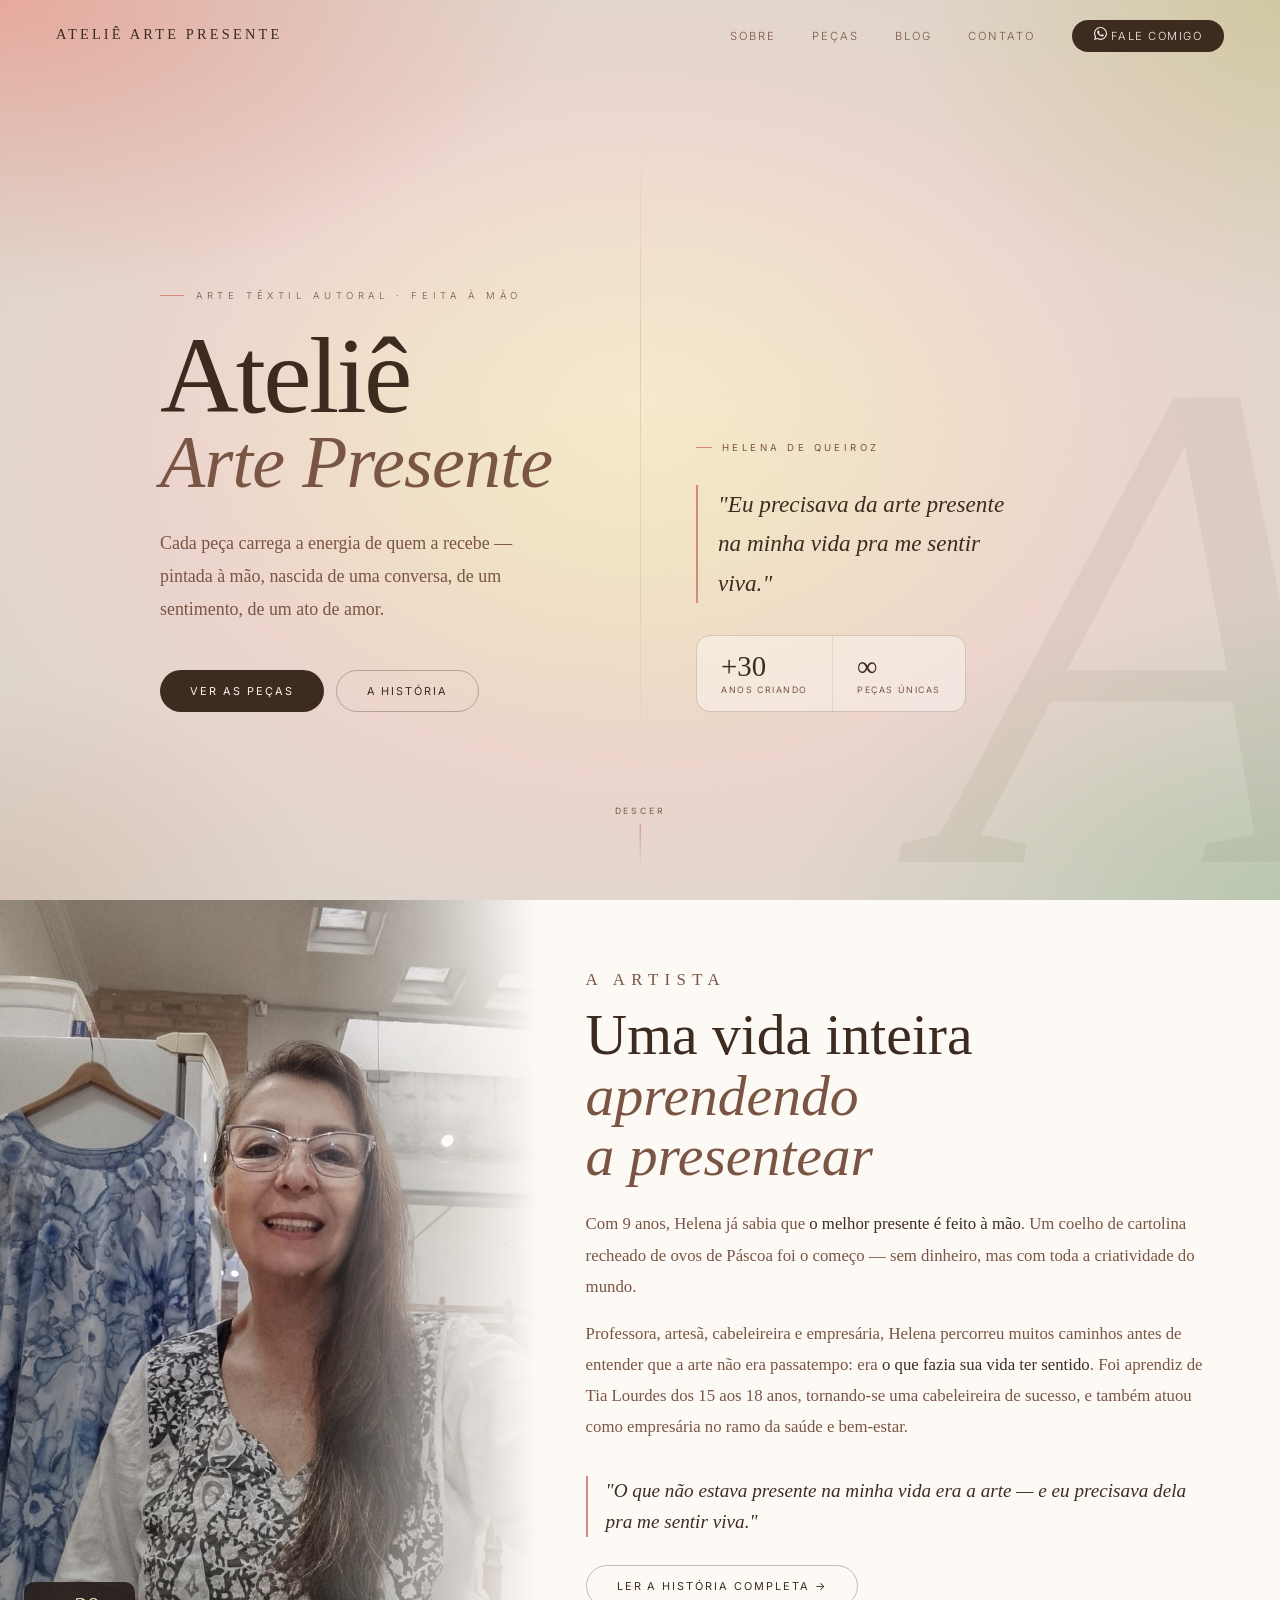
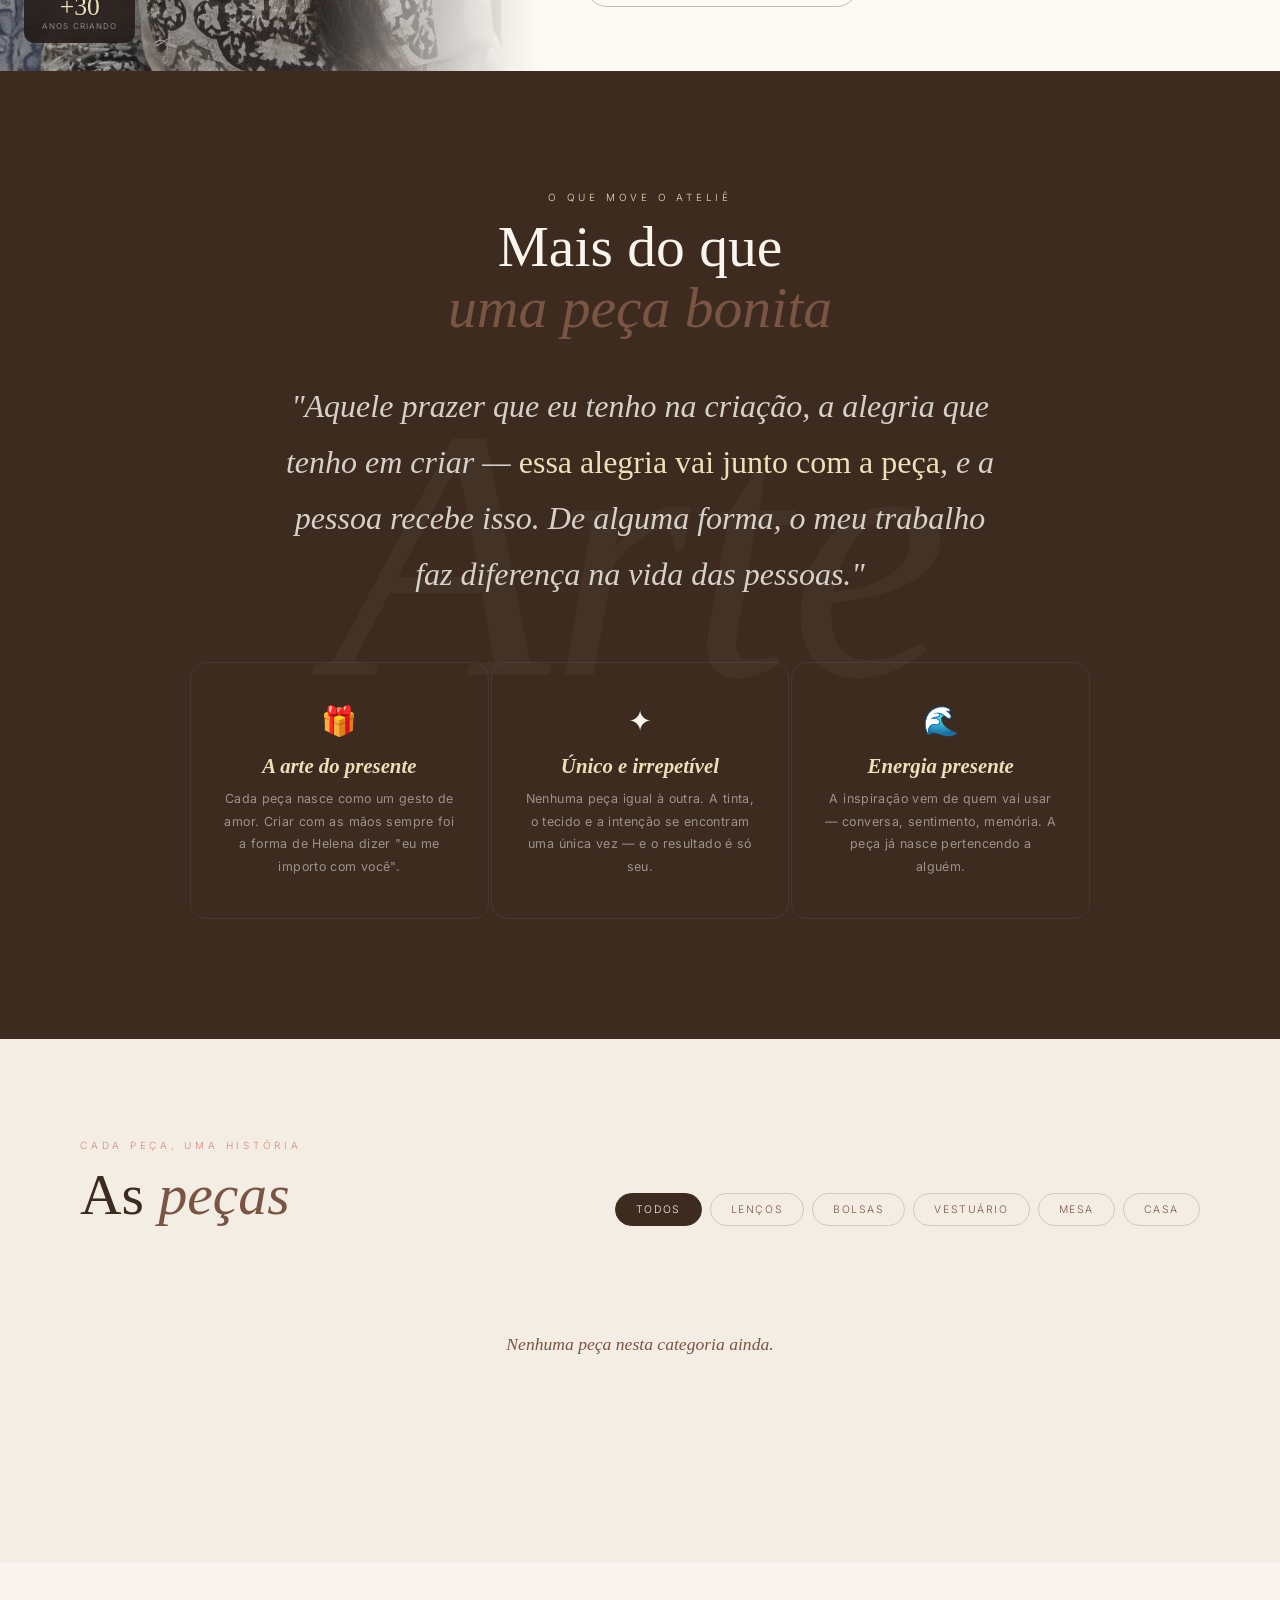
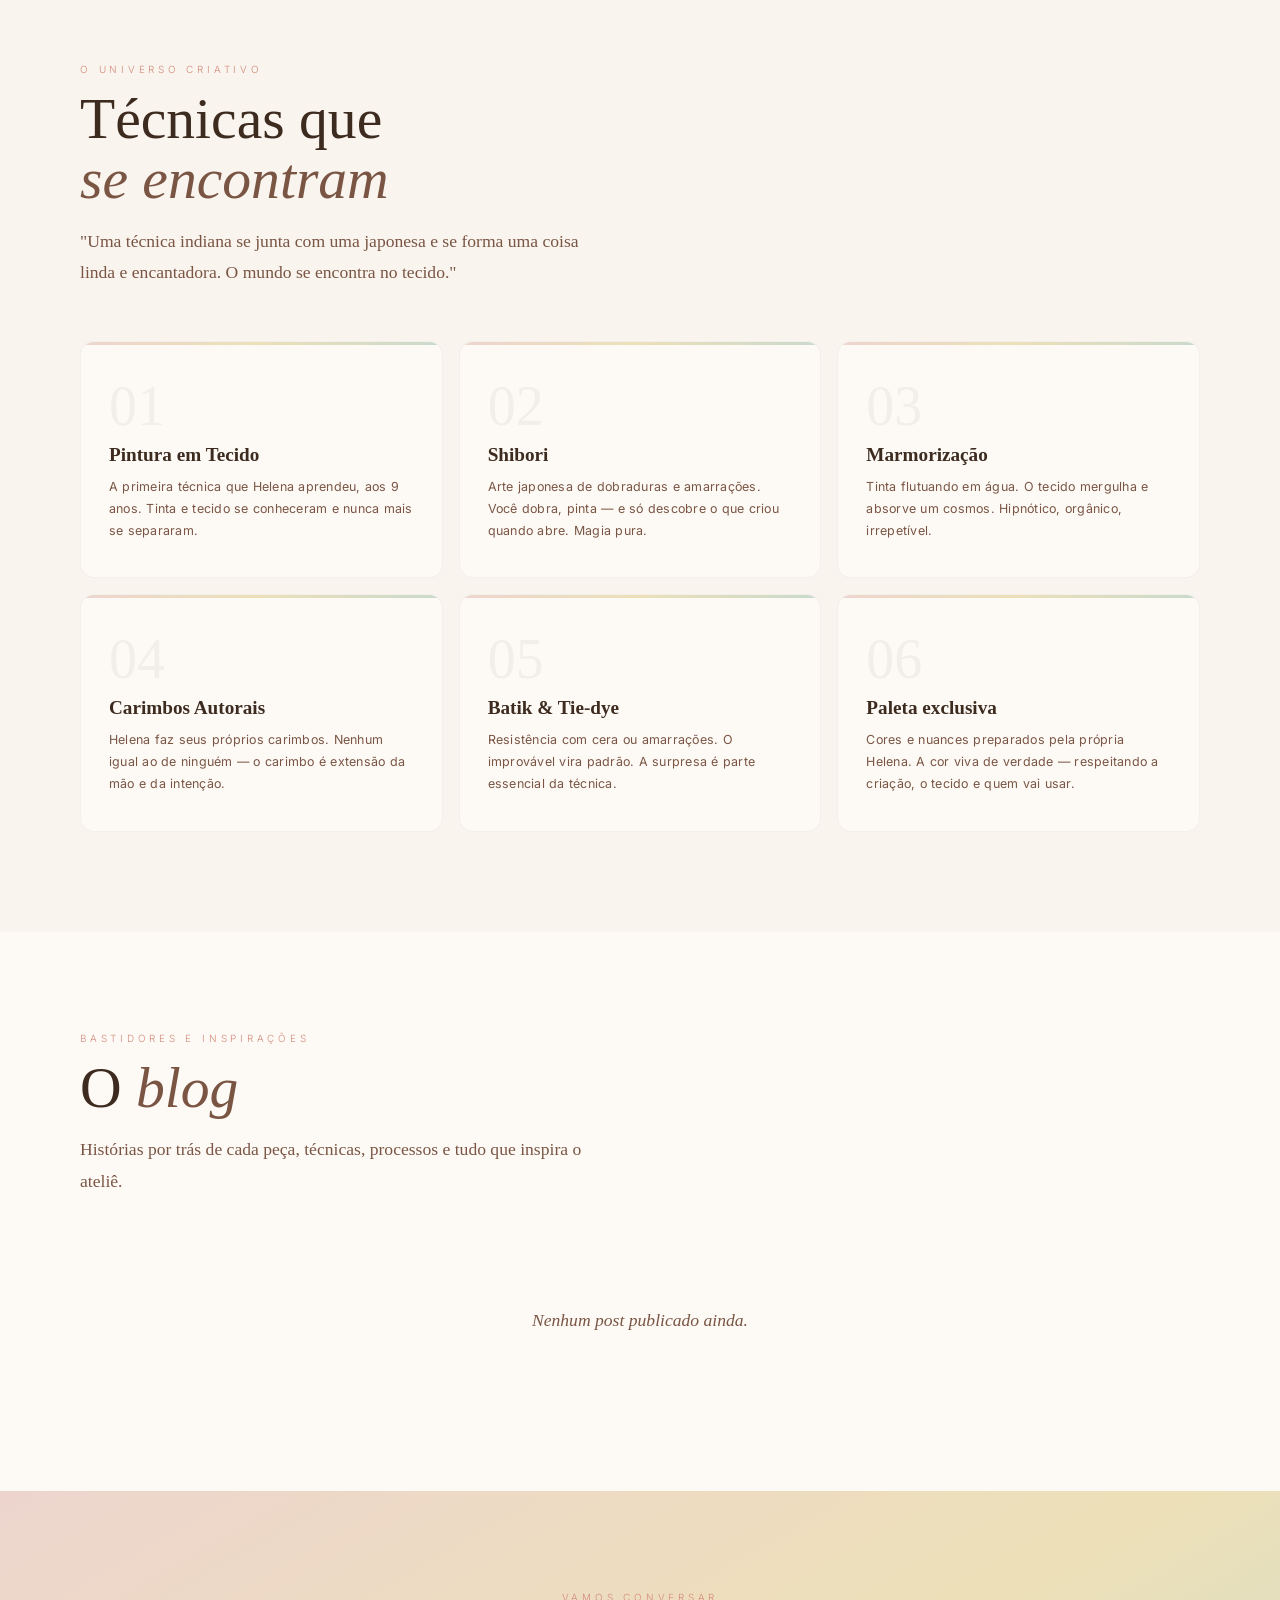
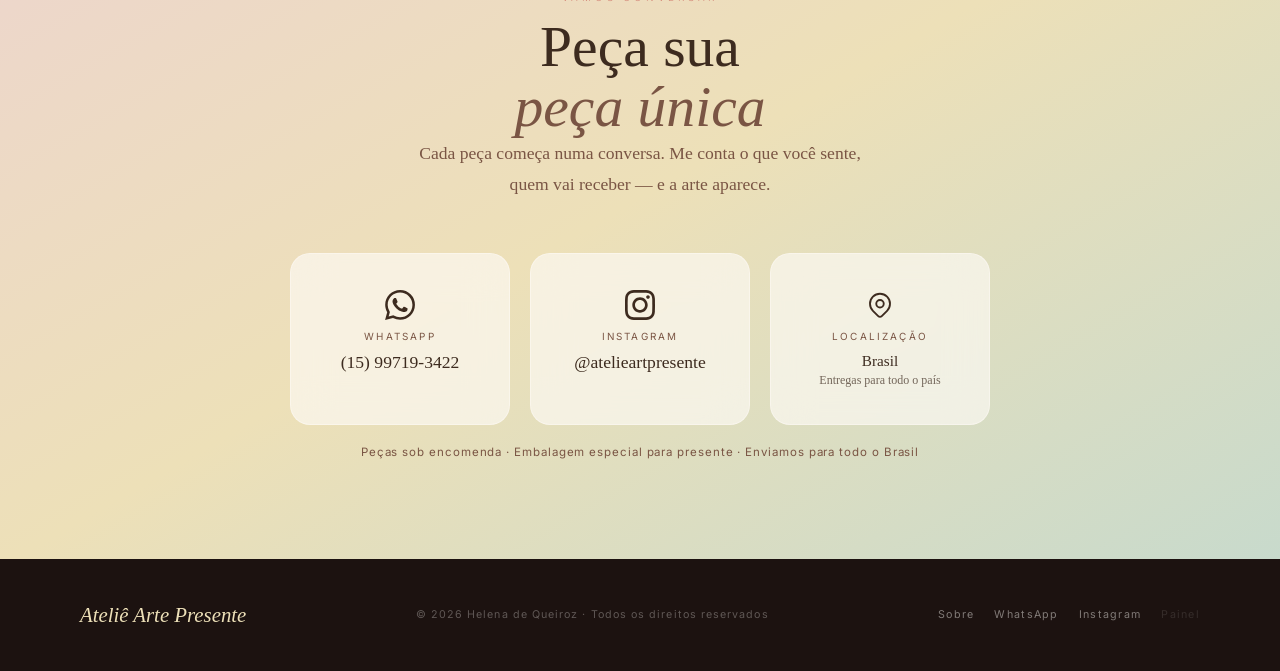
<file: index.html>
<!DOCTYPE html>
<html lang="pt-BR">
<head>
  <meta charset="UTF-8">
  <meta name="viewport" content="width=device-width, initial-scale=1.0">
  <title>Ateliê Arte Presente - Helena de Queiroz</title>
  <meta name="description" content="Arte têxtil pintada à mão por Helena de Queiroz. Peças únicas em tecido com alma — lenços, bolsas, vestuário, decoração.">
  <link rel="preconnect" href="https://fonts.googleapis.com">
  <link rel="preconnect" href="https://fonts.gstatic.com" crossorigin>
  <link rel="stylesheet" href="css/style.css">
  <script src="https://identity.netlify.com/v1/netlify-identity-widget.js"></script>

  <style>
    /* ═══════════════════════════════════════
       HERO — tela cheia, aquarela, editorial
    ═══════════════════════════════════════ */
    .hero {
      min-height: 100svh;
      position: relative;
      display: flex;
      flex-direction: column;
      justify-content: flex-end;
      overflow: hidden;
    }

    /* ── gradiente aquarela rico, diagonal ── */
    .hero-bg {
      position: absolute; inset: 0; z-index: 0;
      background:
        radial-gradient(ellipse 80% 60% at 0% 0%,   #E8A89C 0%, transparent 55%),
        radial-gradient(ellipse 60% 70% at 100% 0%,  #C9A84C55 0%, transparent 50%),
        radial-gradient(ellipse 70% 60% at 100% 100%, #8EAD8666 0%, transparent 55%),
        radial-gradient(ellipse 50% 50% at 0% 100%,  #D4897A44 0%, transparent 50%),
        radial-gradient(ellipse 90% 90% at 50% 50%,  #F0DFA8 0%, #EDD5CE 40%, #C8DACC 100%);
    }

    /* ── camada de brilho central ── */
    .hero-glow {
      position: absolute; inset: 0; z-index: 1;
      background: radial-gradient(ellipse 55% 55% at 50% 45%, rgba(253,250,246,.45) 0%, transparent 70%);
      pointer-events: none;
    }

    /* ── noise texture pra dar profundidade ── */
    .hero-noise {
      position: absolute; inset: 0; z-index: 2;
      opacity: .045;
      background-image: url("data:image/svg+xml,%3Csvg xmlns='http://www.w3.org/2000/svg' width='500' height='500'%3E%3Cfilter id='n'%3E%3CfeTurbulence type='fractalNoise' baseFrequency='.7' numOctaves='4' stitchTiles='stitch'/%3E%3CfeColorMatrix type='saturate' values='0'/%3E%3C/filter%3E%3Crect width='500' height='500' filter='url(%23n)'/%3E%3C/svg%3E");
      pointer-events: none;
    }

    /* ── letra decorativa gigante ao fundo ── */
    .hero-letter {
      position: absolute; z-index: 2;
      font-family: var(--f-serif);
      font-size: clamp(28rem, 55vw, 68rem);
      line-height: 1;
      font-weight: 300;
      font-style: italic;
      color: rgba(61,43,31,.055);
      right: -4vw;
      bottom: -6vw;
      user-select: none;
      pointer-events: none;
      letter-spacing: -.05em;
    }

    /* ── linha decorativa ── */
    .hero-rule-v {
      position: absolute; z-index: 2;
      top: 15%; bottom: 15%;
      left: 50%;
      width: 1px;
      background: linear-gradient(to bottom, transparent, rgba(212,137,122,.3) 30%, rgba(142,173,134,.25) 70%, transparent);
      pointer-events: none;
    }

    /* ── conteúdo principal ── */
    .hero-content {
      position: relative; z-index: 3;
      display: grid;
      grid-template-columns: 1fr 1fr;
      align-items: flex-end;
      gap: 0;
      padding: 0 80px 88px;
      width: 100%;
    }

    /* coluna esquerda */
    .hero-col-left {
      padding-right: 56px;
    }
    .hero-pretitle {
      font-size: .6rem;
      letter-spacing: .48em;
      text-transform: uppercase;
      color: var(--terra-mid);
      font-weight: 300;
      margin-bottom: 28px;
      display: flex; align-items: center; gap: 12px;
      opacity: 0;
      animation: fadeUp .7s .15s var(--ease-out) forwards;
    }
    .hero-pretitle::before {
      content: '';
      width: 24px; height: 1px;
      background: var(--rosa); flex-shrink: 0;
    }
    .hero-name {
      font-family: var(--f-serif);
      font-size: clamp(4.8rem, 8.5vw, 9rem);
      line-height: .86;
      font-weight: 300;
      color: var(--terra);
      letter-spacing: -.025em;
      opacity: 0;
      animation: fadeUp .9s .3s var(--ease-out) forwards;
    }
    .hero-name em {
      display: block;
      font-style: italic;
      font-size: .68em;
      color: var(--terra-mid);
      margin-top: 8px;
      letter-spacing: -.01em;
    }
    .hero-tagline {
      font-family: var(--f-serif);
      font-size: clamp(.95rem, 1.4vw, 1.15rem);
      line-height: 1.85;
      font-weight: 300;
      color: var(--terra-mid);
      max-width: 360px;
      margin-top: 32px;
      opacity: 0;
      animation: fadeUp .7s .5s var(--ease-out) forwards;
    }
    .hero-ctas {
      display: flex; gap: 12px; margin-top: 44px;
      flex-wrap: wrap;
      opacity: 0;
      animation: fadeUp .7s .65s var(--ease-out) forwards;
    }

    /* coluna direita */
    .hero-col-right {
      padding-left: 56px;
      display: flex; flex-direction: column;
      align-items: flex-start;
      gap: 32px;
      opacity: 0;
      animation: fadeIn 1s .5s forwards;
    }
    .hero-author {
      font-size: .6rem; letter-spacing: .36em;
      text-transform: uppercase;
      color: var(--terra-mid);
      display: flex; align-items: center; gap: 10px;
    }
    .hero-author::before {
      content: ''; width: 16px; height: 1px;
      background: var(--rosa); flex-shrink: 0;
    }
    .hero-quote {
      font-family: var(--f-serif);
      font-size: clamp(1.1rem, 1.9vw, 1.45rem);
      font-style: italic; font-weight: 300;
      color: var(--terra);
      line-height: 1.7;
      max-width: 320px;
      padding-left: 20px;
      border-left: 2px solid var(--rosa);
    }
    .hero-stats {
      display: flex; gap: 0;
      border: 1px solid rgba(61,43,31,.13);
      border-radius: 14px;
      overflow: hidden;
    }
    .hero-stat {
      padding: 16px 24px;
      display: flex; flex-direction: column; gap: 3px;
      background: rgba(253,250,246,.45);
      backdrop-filter: blur(16px);
    }
    .hero-stat + .hero-stat {
      border-left: 1px solid rgba(61,43,31,.1);
    }
    .hero-stat .sn {
      font-family: var(--f-serif);
      font-size: 1.8rem; font-weight: 300;
      color: var(--terra); line-height: 1;
    }
    .hero-stat .sl {
      font-size: .55rem; letter-spacing: .18em;
      text-transform: uppercase; color: var(--terra-mid);
    }

    /* scroll hint */
    .hero-scroll {
      position: absolute; bottom: 32px; left: 50%;
      transform: translateX(-50%);
      z-index: 3;
      display: flex; flex-direction: column;
      align-items: center; gap: 8px;
      opacity: 0; animation: fadeIn 1s 1.3s forwards;
    }
    .hero-scroll span {
      font-size: .54rem; letter-spacing: .32em;
      text-transform: uppercase; color: var(--terra-mid);
    }
    .hero-scroll-line {
      width: 1px; height: 44px;
      background: linear-gradient(to bottom, var(--rosa), transparent);
      animation: scrollAnim 2.2s ease-in-out infinite;
    }
    @keyframes scrollAnim {
      0%,100%{opacity:.4;transform:scaleY(1)}
      50%{opacity:1;transform:scaleY(1.35)}
    }

    /* ═══════════════════════════════════════
       SOBRE
    ═══════════════════════════════════════ */
    .sobre-section {
      background: var(--white);
      display: grid;
      grid-template-columns: 42% 1fr;
      min-height: 540px;
      padding: 0;
    }
    .sobre-visual {
      position: relative; overflow: hidden;
    }
    .sobre-visual img {
      width: 100%; height: 100%;
      object-fit: cover; object-position: center top;
      display: block;
      filter: saturate(.88) brightness(1.02);
      transition: transform .8s var(--ease-out), filter .5s;
    }
    .sobre-visual:hover img {
      transform: scale(1.04);
      filter: saturate(.97) brightness(1.04);
    }
    .sobre-visual::before {
      content: '';
      position: absolute; inset: 0; z-index: 1;
      background: linear-gradient(160deg, rgba(237,213,206,.2) 0%, transparent 45%, rgba(200,218,204,.15) 100%);
      pointer-events: none;
    }
    .sobre-visual::after {
      content: '';
      position: absolute; inset: 0; z-index: 2;
      background: linear-gradient(to right, transparent 58%, var(--white) 100%);
      pointer-events: none;
    }
    .sobre-foto-badge {
      position: absolute; bottom: 28px; left: 24px; z-index: 4;
      background: rgba(28,18,16,.8);
      backdrop-filter: blur(10px);
      color: var(--cream);
      padding: 12px 18px; border-radius: 10px; text-align: center;
    }
    .sobre-foto-badge .n {
      font-family: var(--f-serif); font-size: 1.6rem; font-weight: 300;
      line-height: 1; color: var(--mel-pale);
    }
    .sobre-foto-badge .l {
      font-size: .5rem; letter-spacing: .14em; text-transform: uppercase;
      color: rgba(253,250,246,.45); margin-top: 2px;
    }
    .sobre-text {
      padding: 64px 72px 64px 48px;
      display: flex; flex-direction: column; justify-content: center;
    }
    .sobre-text .s-label { margin-bottom: 10px; }
    .sobre-text .s-title { margin-bottom: 22px; }
    .sobre-text p {
      font-family: var(--f-serif); font-size: 1.05rem; line-height: 1.85;
      color: var(--terra-mid); font-weight: 300; margin-bottom: 16px;
    }
    .sobre-text p strong { color: var(--terra); font-weight: 400; }
    .sobre-pull {
      font-family: var(--f-serif); font-size: 1.2rem; font-style: italic;
      color: var(--terra); border-left: 2px solid var(--rosa);
      padding-left: 18px; margin: 18px 0 28px; line-height: 1.6;
    }

    /* ═══════════════════════════════════════
       RESPONSIVO
    ═══════════════════════════════════════ */
    @media (max-width: 1024px) {
      .hero-content { grid-template-columns: 1fr; padding: 0 40px 72px; }
      .hero-col-left { padding-right: 0; }
      .hero-col-right { padding-left: 0; }
      .hero-quote { max-width: 100%; }
      .hero-rule-v { display: none; }
      .sobre-section { grid-template-columns: 36% 1fr; min-height: 460px; }
      .sobre-text { padding: 48px 40px; }
    }
    @media (max-width: 640px) {
      .hero-content { padding: 0 24px 64px; }
      .hero-ctas { flex-direction: column; align-items: flex-start;
      margin-top: 20px;
        margin-bottom: 20px;
      }
      .hero-letter { font-size: 22rem; }
      .sobre-section { grid-template-columns: 1fr; min-height: unset; }
      .sobre-visual { height: 320px; }
      .sobre-visual::after {
        background: linear-gradient(to bottom, transparent 55%, var(--white) 100%);
      }
      .sobre-text { padding: 36px 24px 52px; }
    }
  </style>
</head>
<body>

<!-- MODAL PRODUTO -->
<div class="modal-overlay" id="modal-overlay">
  <div class="modal-box">
    <div class="modal-gallery">
      <div class="modal-main-img" id="modal-main-img">
        <span class="no-img">🎨</span>
      </div>
      <div class="modal-thumbs" id="modal-thumbs"></div>
    </div>
    <div class="modal-info">
      <button class="modal-close" id="modal-close">✕</button>
      <p class="modal-cat" id="modal-cat"></p>
      <h2 class="modal-nome" id="modal-nome"></h2>
      <p class="modal-desc" id="modal-desc"></p>
      <div class="modal-meta">
        <div class="modal-meta-item">
          <span class="modal-meta-label">Técnica</span>
          <span class="modal-meta-val" id="modal-tecnica">—</span>
        </div>
        <div class="modal-meta-item">
          <span class="modal-meta-label">Tamanho</span>
          <span class="modal-meta-val" id="modal-tamanho">—</span>
        </div>
      </div>
      <p class="modal-preco" id="modal-preco"></p>
      <p class="modal-unavail" id="modal-unavail" style="display:none;font-size:.85rem;color:var(--terra-mid);font-style:italic;margin-bottom:20px">Esta peça está esgotada. Entre em contato para encomendar uma igual.</p>
      <a href="#" class="btn btn-wpp" id="modal-wpp" target="_blank" rel="noopener">
        <svg width="15" height="15" viewBox="0 0 24 24" fill="currentColor"><path d="M17.472 14.382c-.297-.149-1.758-.867-2.03-.967-.273-.099-.471-.148-.67.15-.197.297-.767.966-.94 1.164-.173.199-.347.223-.644.075-.297-.15-1.255-.463-2.39-1.475-.883-.788-1.48-1.761-1.653-2.059-.173-.297-.018-.458.13-.606.134-.133.298-.347.446-.52.149-.174.198-.298.298-.497.099-.198.05-.371-.025-.52-.075-.149-.669-1.612-.916-2.207-.242-.579-.487-.5-.669-.51-.173-.008-.371-.01-.57-.01-.198 0-.52.074-.792.372-.272.297-1.04 1.016-1.04 2.479 0 1.462 1.065 2.875 1.213 3.074.149.198 2.096 3.2 5.077 4.487.709.306 1.262.489 1.694.625.712.227 1.36.195 1.871.118.571-.085 1.758-.719 2.006-1.413.248-.694.248-1.289.173-1.413-.074-.124-.272-.198-.57-.347m-5.421 7.403h-.004a9.87 9.87 0 01-5.031-1.378l-.361-.214-3.741.982.998-3.648-.235-.374a9.86 9.86 0 01-1.51-5.26c.001-5.45 4.436-9.884 9.888-9.884 2.64 0 5.122 1.03 6.988 2.898a9.825 9.825 0 012.893 6.994c-.003 5.45-4.437 9.884-9.885 9.884m8.413-18.297A11.815 11.815 0 0012.05 0C5.495 0 .16 5.335.157 11.892c0 2.096.547 4.142 1.588 5.945L.057 24l6.305-1.654a11.882 11.882 0 005.683 1.448h.005c6.554 0 11.89-5.335 11.893-11.893a11.821 11.821 0 00-3.48-8.413z"/></svg>
        Encomendar no WhatsApp
      </a>
    </div>
  </div>
</div>

<!-- NAV -->
<nav id="navbar">
  <a href="index.html" class="nav-logo">Ateliê Arte Presente</a>
  <ul class="nav-links">
    <li><a href="#sobre">Sobre</a></li>
    <li><a href="#produtos">Peças</a></li>
    <li><a href="#blog">Blog</a></li>
    <li><a href="#contato">Contato</a></li>
    <li>
      <a href="https://wa.me/5515997193422?text=Olá%2C+Helena!+Vi+seu+ateliê+e+quero+conhecer+mais+%F0%9F%8C%B8" class="nav-cta" target="_blank" rel="noopener">
        <svg width="13" height="13" viewBox="0 0 24 24" fill="currentColor"><path d="M17.472 14.382c-.297-.149-1.758-.867-2.03-.967-.273-.099-.471-.148-.67.15-.197.297-.767.966-.94 1.164-.173.199-.347.223-.644.075-.297-.15-1.255-.463-2.39-1.475-.883-.788-1.48-1.761-1.653-2.059-.173-.297-.018-.458.13-.606.134-.133.298-.347.446-.52.149-.174.198-.298.298-.497.099-.198.05-.371-.025-.52-.075-.149-.669-1.612-.916-2.207-.242-.579-.487-.5-.669-.51-.173-.008-.371-.01-.57-.01-.198 0-.52.074-.792.372-.272.297-1.04 1.016-1.04 2.479 0 1.462 1.065 2.875 1.213 3.074.149.198 2.096 3.2 5.077 4.487.709.306 1.262.489 1.694.625.712.227 1.36.195 1.871.118.571-.085 1.758-.719 2.006-1.413.248-.694.248-1.289.173-1.413-.074-.124-.272-.198-.57-.347m-5.421 7.403h-.004a9.87 9.87 0 01-5.031-1.378l-.361-.214-3.741.982.998-3.648-.235-.374a9.86 9.86 0 01-1.51-5.26c.001-5.45 4.436-9.884 9.888-9.884 2.64 0 5.122 1.03 6.988 2.898a9.825 9.825 0 012.893 6.994c-.003 5.45-4.437 9.884-9.885 9.884m8.413-18.297A11.815 11.815 0 0012.05 0C5.495 0 .16 5.335.157 11.892c0 2.096.547 4.142 1.588 5.945L.057 24l6.305-1.654a11.882 11.882 0 005.683 1.448h.005c6.554 0 11.89-5.335 11.893-11.893a11.821 11.821 0 00-3.48-8.413z"/></svg>
        Fale comigo
      </a>
    </li>
  </ul>
  <button class="nav-burger" aria-label="Menu">
    <span></span><span></span><span></span>
  </button>
</nav>

<!-- MOBILE NAV -->
<div class="nav-mobile">
  <a href="#sobre">Sobre</a>
  <a href="#produtos">Peças</a>
  <a href="#blog">Blog</a>
  <a href="#contato">Contato</a>
  <a href="https://wa.me/5515997193422" target="_blank" style="color:var(--rosa)">WhatsApp</a>
</div>

<!-- ══ HERO ══ -->
<section class="hero">

  <!-- camadas de fundo -->
  <div class="hero-bg"></div>
  <div class="hero-glow"></div>
  <div class="hero-noise"></div>
  <div class="hero-letter">A</div>
  <div class="hero-rule-v"></div>

  <!-- conteúdo -->
  <div class="hero-content">

    <div class="hero-col-left">
      <p class="hero-pretitle">Arte Têxtil Autoral · Feita à Mão</p>
      <h1 class="hero-name">
        Ateliê<br>
        <em>Arte Presente</em>
      </h1>
      <p class="hero-tagline">
        Cada peça carrega a energia de quem a recebe —
        pintada à mão, nascida de uma conversa,
        de um sentimento, de um ato de amor.
      </p>
      <div class="hero-ctas">
        <a href="#produtos" class="btn btn-dark">Ver as peças</a>
        <a href="sobre.html" class="btn btn-outline">A história</a>
      </div>
    </div>

    <div class="hero-col-right">
      <p class="hero-author">Helena de Queiroz</p>
      <blockquote class="hero-quote">
        "Eu precisava da arte presente na minha vida pra me sentir viva."
      </blockquote>
      <div class="hero-stats">
        <div class="hero-stat">
          <span class="sn">+30</span>
          <span class="sl">anos criando</span>
        </div>
        <div class="hero-stat">
          <span class="sn">∞</span>
          <span class="sl">peças únicas</span>
        </div>
      </div>
    </div>

  </div>

  <div class="hero-scroll">
    <span>Descer</span>
    <div class="hero-scroll-line"></div>
  </div>

</section>

<!-- ══ SOBRE ══ -->
<div class="sobre-section" id="sobre">

  <div class="sobre-visual">
    <img src="images/helena.jpg" alt="Helena de Queiroz — Ateliê Arte Presente">
    <div class="sobre-foto-badge">
      <div class="n">+30</div>
      <div class="l">anos criando</div>
    </div>
  </div>

  <!-- Texto -->
  <div class="sobre-text">
    <p class="s-label reveal">A artista</p>
    <h2 class="s-title reveal">Uma vida inteira<br><em>aprendendo<br>a presentear</em></h2>
    <p class="reveal reveal-d1">
      Com 9 anos, Helena já sabia que <strong>o melhor presente é feito à mão</strong>. Um coelho de cartolina recheado de ovos de Páscoa foi o começo — sem dinheiro, mas com toda a criatividade do mundo.
    </p>
    <p class="reveal reveal-d2">
      Professora, artesã, cabeleireira e empresária, Helena percorreu muitos caminhos antes de entender que a arte não era passatempo: era <strong>o que fazia sua vida ter sentido</strong>. Foi aprendiz de Tia Lourdes dos 15 aos 18 anos, tornando-se uma cabeleireira de sucesso, e também atuou como empresária no ramo da saúde e bem-estar.    </p>
    <blockquote class="sobre-pull reveal reveal-d3">
      "O que não estava presente na minha vida era a arte — e eu precisava dela pra me sentir viva."
    </blockquote>
    <div class="reveal">
      <a href="sobre.html" class="btn btn-outline">Ler a história completa →</a>
    </div>
  </div>
</div>

<!-- ══ MANIFESTO ══ -->
<section class="manifesto">
  <p class="s-label reveal">O que move o ateliê</p>
  <h2 class="s-title reveal">Mais do que<br><em>uma peça bonita</em></h2>
  <blockquote class="reveal">
    "Aquele prazer que eu tenho na criação, a alegria que tenho em criar —
    <strong>essa alegria vai junto com a peça</strong>,
    e a pessoa recebe isso. De alguma forma, o meu trabalho
    faz diferença na vida das pessoas."
  </blockquote>
  <div class="valores">
    <div class="valor reveal">
      <div class="valor-icon">🎁</div>
      <h3>A arte do presente</h3>
      <p>Cada peça nasce como um gesto de amor. Criar com as mãos sempre foi a forma de Helena dizer "eu me importo com você".</p>
    </div>
    <div class="valor reveal reveal-d1">
      <div class="valor-icon">✦</div>
      <h3>Único e irrepetível</h3>
      <p>Nenhuma peça igual à outra. A tinta, o tecido e a intenção se encontram uma única vez — e o resultado é só seu.</p>
    </div>
    <div class="valor reveal reveal-d2">
      <div class="valor-icon">🌊</div>
      <h3>Energia presente</h3>
      <p>A inspiração vem de quem vai usar — conversa, sentimento, memória. A peça já nasce pertencendo a alguém.</p>
    </div>
  </div>
</section>

<!-- ══ PRODUTOS ══ -->
<section class="produtos" id="produtos">
  <div class="produtos-header">
    <div>
      <p class="s-label">Cada peça, uma história</p>
      <h2 class="s-title">As <em>peças</em></h2>
    </div>
    <div class="filtros">
      <button class="filtro active" data-cat="todos">Todos</button>
      <button class="filtro" data-cat="lencos">Lenços</button>
      <button class="filtro" data-cat="bolsas">Bolsas</button>
      <button class="filtro" data-cat="vestuario">Vestuário</button>
      <button class="filtro" data-cat="mesa">Mesa</button>
      <button class="filtro" data-cat="casa">Casa</button>
    </div>
  </div>
  <div class="grid-produtos" id="produtos-grid"></div>
  <div class="paginacao" id="paginacao"></div>
</section>

<!-- ══ TÉCNICAS ══ -->
<section class="tecnicas" id="tecnicas">
  <p class="s-label reveal">O universo criativo</p>
  <h2 class="s-title reveal">Técnicas que<br><em>se encontram</em></h2>
  <p class="s-lead reveal">"Uma técnica indiana se junta com uma japonesa e se forma uma coisa linda e encantadora. O mundo se encontra no tecido."</p>
  <div class="tecnicas-grid">
    <div class="tecnica reveal">
      <div class="tecnica-n">01</div>
      <h3>Pintura em Tecido</h3>
      <p>A primeira técnica que Helena aprendeu, aos 9 anos. Tinta e tecido se conheceram e nunca mais se separaram.</p>
    </div>
    <div class="tecnica reveal reveal-d1">
      <div class="tecnica-n">02</div>
      <h3>Shibori</h3>
      <p>Arte japonesa de dobraduras e amarrações. Você dobra, pinta — e só descobre o que criou quando abre. Magia pura.</p>
    </div>
    <div class="tecnica reveal reveal-d2">
      <div class="tecnica-n">03</div>
      <h3>Marmorização</h3>
      <p>Tinta flutuando em água. O tecido mergulha e absorve um cosmos. Hipnótico, orgânico, irrepetível.</p>
    </div>
    <div class="tecnica reveal">
      <div class="tecnica-n">04</div>
      <h3>Carimbos Autorais</h3>
      <p>Helena faz seus próprios carimbos. Nenhum igual ao de ninguém — o carimbo é extensão da mão e da intenção.</p>
    </div>
    <div class="tecnica reveal reveal-d1">
      <div class="tecnica-n">05</div>
      <h3>Batik & Tie-dye</h3>
      <p>Resistência com cera ou amarrações. O improvável vira padrão. A surpresa é parte essencial da técnica.</p>
    </div>
    <div class="tecnica reveal reveal-d2">
      <div class="tecnica-n">06</div>
      <h3>Paleta exclusiva</h3>
      <p>Cores e nuances preparados pela própria Helena. A cor viva de verdade — respeitando a criação, o tecido e quem vai usar.</p>
    </div>
  </div>
</section>

<!-- ══ BLOG ══ -->
<section class="blog-section" id="blog">
  <div id="blog-list-view">
    <p class="s-label reveal">Bastidores e inspirações</p>
    <h2 class="s-title reveal">O <em>blog</em></h2>
    <p class="s-lead reveal">Histórias por trás de cada peça, técnicas, processos e tudo que inspira o ateliê.</p>
    <div class="blog-grid" id="blog-grid"></div>
  </div>
  <div id="post-single-view"></div>
</section>

<!-- ══ CONTATO ══ -->
<section class="contato" id="contato">
  <p class="s-label reveal">Vamos conversar</p>
  <h2 class="s-title reveal">Peça sua<br><em>peça única</em></h2>
  <p class="s-lead reveal" style="margin:0 auto;text-align:center;max-width:480px">
    Cada peça começa numa conversa. Me conta o que você sente, quem vai receber — e a arte aparece.
  </p>
  <div class="contato-cards">
    <a href="https://wa.me/5515997193422?text=Oi%2C+Helena!+Vi+seu+ateliê+e+quero+pedir+uma+peça+%F0%9F%8C%B8" class="contato-card reveal" target="_blank" rel="noopener">
      <svg width="30" height="30" viewBox="0 0 24 24" fill="currentColor"><path d="M17.472 14.382c-.297-.149-1.758-.867-2.03-.967-.273-.099-.471-.148-.67.15-.197.297-.767.966-.94 1.164-.173.199-.347.223-.644.075-.297-.15-1.255-.463-2.39-1.475-.883-.788-1.48-1.761-1.653-2.059-.173-.297-.018-.458.13-.606.134-.133.298-.347.446-.52.149-.174.198-.298.298-.497.099-.198.05-.371-.025-.52-.075-.149-.669-1.612-.916-2.207-.242-.579-.487-.5-.669-.51-.173-.008-.371-.01-.57-.01-.198 0-.52.074-.792.372-.272.297-1.04 1.016-1.04 2.479 0 1.462 1.065 2.875 1.213 3.074.149.198 2.096 3.2 5.077 4.487.709.306 1.262.489 1.694.625.712.227 1.36.195 1.871.118.571-.085 1.758-.719 2.006-1.413.248-.694.248-1.289.173-1.413-.074-.124-.272-.198-.57-.347m-5.421 7.403h-.004a9.87 9.87 0 01-5.031-1.378l-.361-.214-3.741.982.998-3.648-.235-.374a9.86 9.86 0 01-1.51-5.26c.001-5.45 4.436-9.884 9.888-9.884 2.64 0 5.122 1.03 6.988 2.898a9.825 9.825 0 012.893 6.994c-.003 5.45-4.437 9.884-9.885 9.884m8.413-18.297A11.815 11.815 0 0012.05 0C5.495 0 .16 5.335.157 11.892c0 2.096.547 4.142 1.588 5.945L.057 24l6.305-1.654a11.882 11.882 0 005.683 1.448h.005c6.554 0 11.89-5.335 11.893-11.893a11.821 11.821 0 00-3.48-8.413z"/></svg>
      <span class="contato-card-label">WhatsApp</span>
      <span class="contato-card-val">(15) 99719-3422</span>
    </a>
    <a href="https://instagram.com/atelieartpresente" class="contato-card reveal reveal-d1" target="_blank" rel="noopener">
      <svg width="30" height="30" viewBox="0 0 24 24" fill="currentColor"><path d="M12 2.163c3.204 0 3.584.012 4.85.07 3.252.148 4.771 1.691 4.919 4.919.058 1.265.069 1.645.069 4.849 0 3.205-.012 3.584-.069 4.849-.149 3.225-1.664 4.771-4.919 4.919-1.266.058-1.644.07-4.85.07-3.204 0-3.584-.012-4.849-.07-3.26-.149-4.771-1.699-4.919-4.92-.058-1.265-.07-1.644-.07-4.849 0-3.204.013-3.583.07-4.849.149-3.227 1.664-4.771 4.919-4.919 1.266-.057 1.645-.069 4.849-.069zm0-2.163c-3.259 0-3.667.014-4.947.072-4.358.2-6.78 2.618-6.98 6.98-.059 1.281-.073 1.689-.073 4.948 0 3.259.014 3.668.072 4.948.2 4.358 2.618 6.78 6.98 6.98 1.281.058 1.689.072 4.948.072 3.259 0 3.668-.014 4.948-.072 4.354-.2 6.782-2.618 6.979-6.98.059-1.28.073-1.689.073-4.948 0-3.259-.014-3.667-.072-4.947-.196-4.354-2.617-6.78-6.979-6.98-1.281-.059-1.69-.073-4.949-.073zm0 5.838c-3.403 0-6.162 2.759-6.162 6.162s2.759 6.163 6.162 6.163 6.162-2.759 6.162-6.163c0-3.403-2.759-6.162-6.162-6.162zm0 10.162c-2.209 0-4-1.79-4-4 0-2.209 1.791-4 4-4s4 1.791 4 4c0 2.21-1.791 4-4 4zm6.406-11.845c-.796 0-1.441.645-1.441 1.44s.645 1.44 1.441 1.44c.795 0 1.439-.645 1.439-1.44s-.644-1.44-1.439-1.44z"/></svg>
      <span class="contato-card-label">Instagram</span>
      <span class="contato-card-val">@atelieartpresente</span>
    </a>
    <div class="contato-card reveal reveal-d2" style="cursor:default">
      <svg width="30" height="30" viewBox="0 0 24 24" fill="none" stroke="currentColor" stroke-width="1.5"><path d="M17.657 16.657L13.414 20.9a1.998 1.998 0 01-2.827 0l-4.244-4.243a8 8 0 1111.314 0z"/><path d="M15 11a3 3 0 11-6 0 3 3 0 016 0z"/></svg>
      <span class="contato-card-label">Localização</span>
      <span class="contato-card-val" style="text-align:center;font-size:.95rem">Brasil<br><small style="font-size:.75rem;opacity:.7">Entregas para todo o país</small></span>
    </div>
  </div>
  <p class="contato-note reveal">Peças sob encomenda · Embalagem especial para presente · Enviamos para todo o Brasil</p>
</section>

<!-- ══ FOOTER ══ -->
<footer>
  <div class="footer-logo">Ateliê Arte Presente</div>
  <p class="footer-copy">© <span id="ano"></span> Helena de Queiroz · Todos os direitos reservados</p>
  <div class="footer-links">
    <a href="sobre.html">Sobre</a>
    <a href="https://wa.me/5515997193422" target="_blank">WhatsApp</a>
    <a href="https://instagram.com/atelieartpresente" target="_blank">Instagram</a>
    <a href="/admin" style="opacity:.25">Painel</a>
  </div>
</footer>

<script src="js/main.js"></script>
<script>
  document.getElementById('ano').textContent = new Date().getFullYear();
  if (window.netlifyIdentity) {
    window.netlifyIdentity.on("init", user => {
      if (!user) {
        window.netlifyIdentity.on("login", () => { document.location.href = "/admin/"; });
      }
    });
  }
</script>
</body>
</html>
</file>
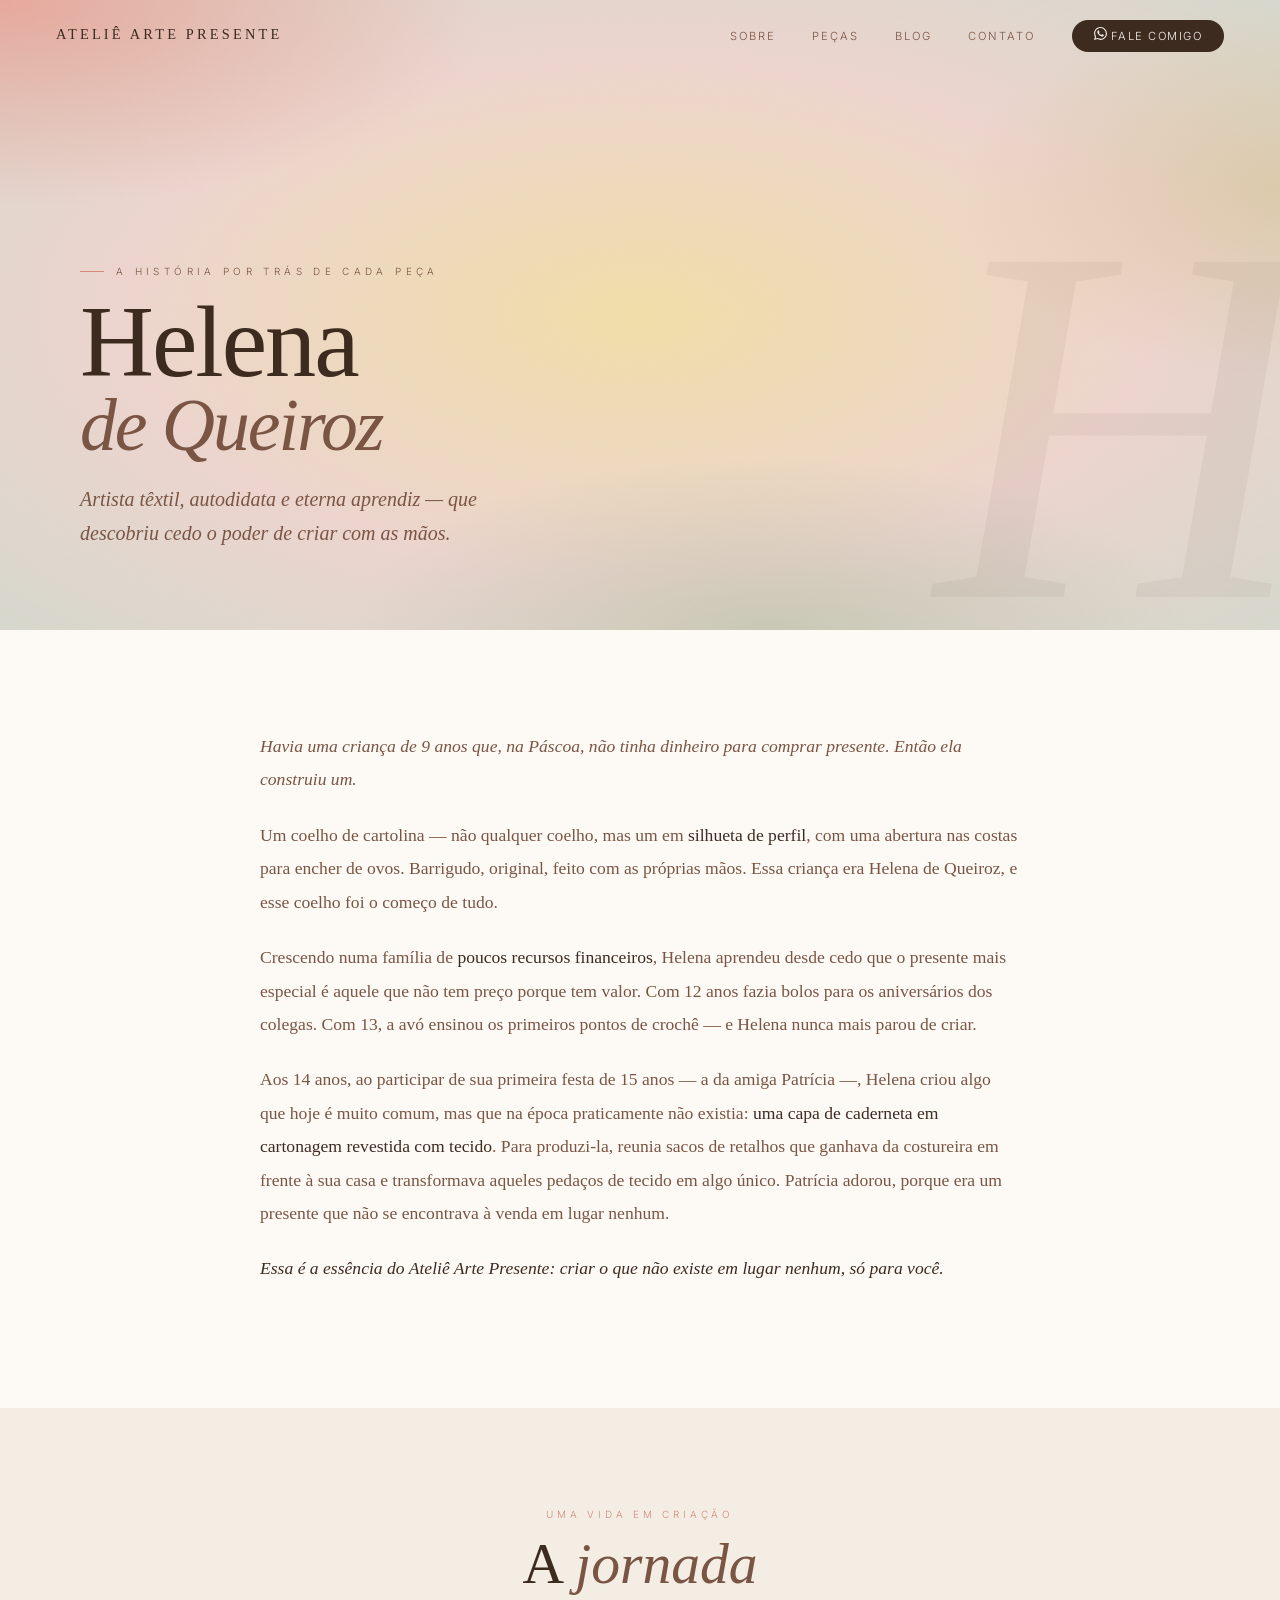
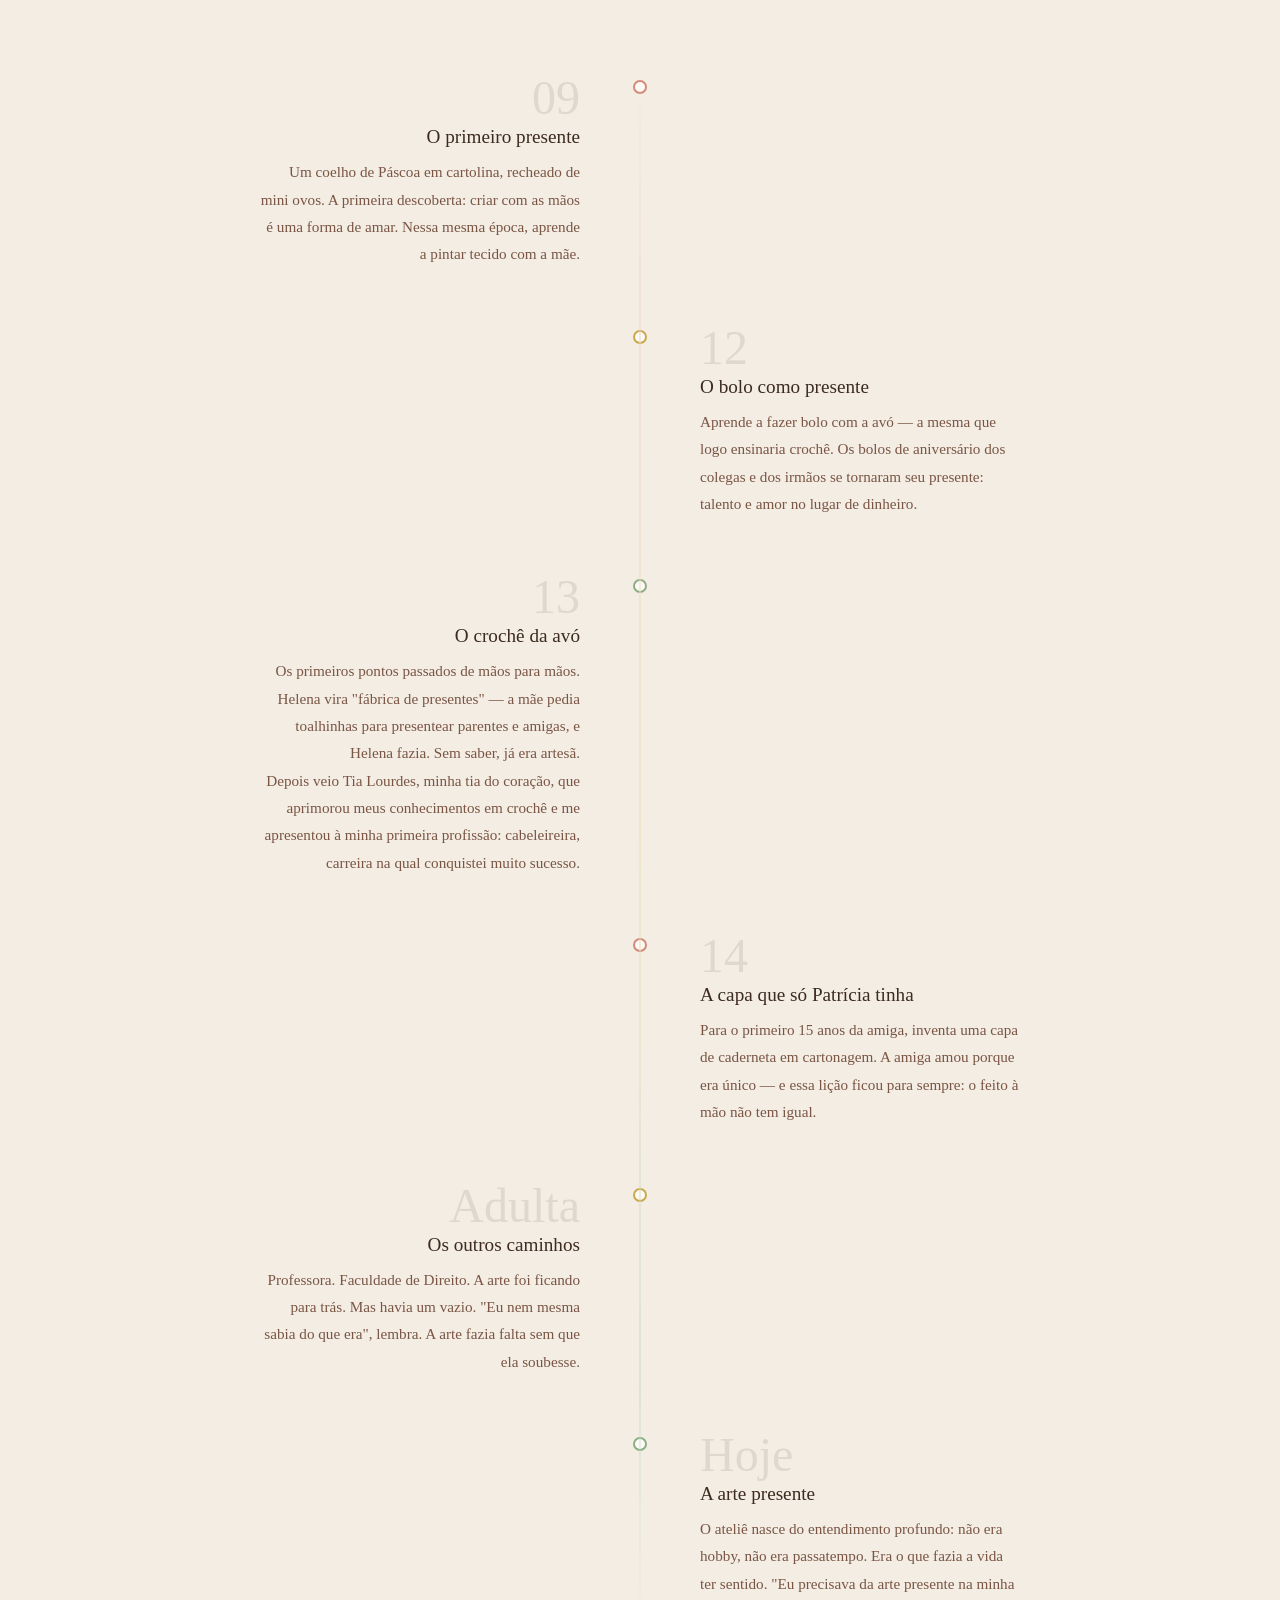
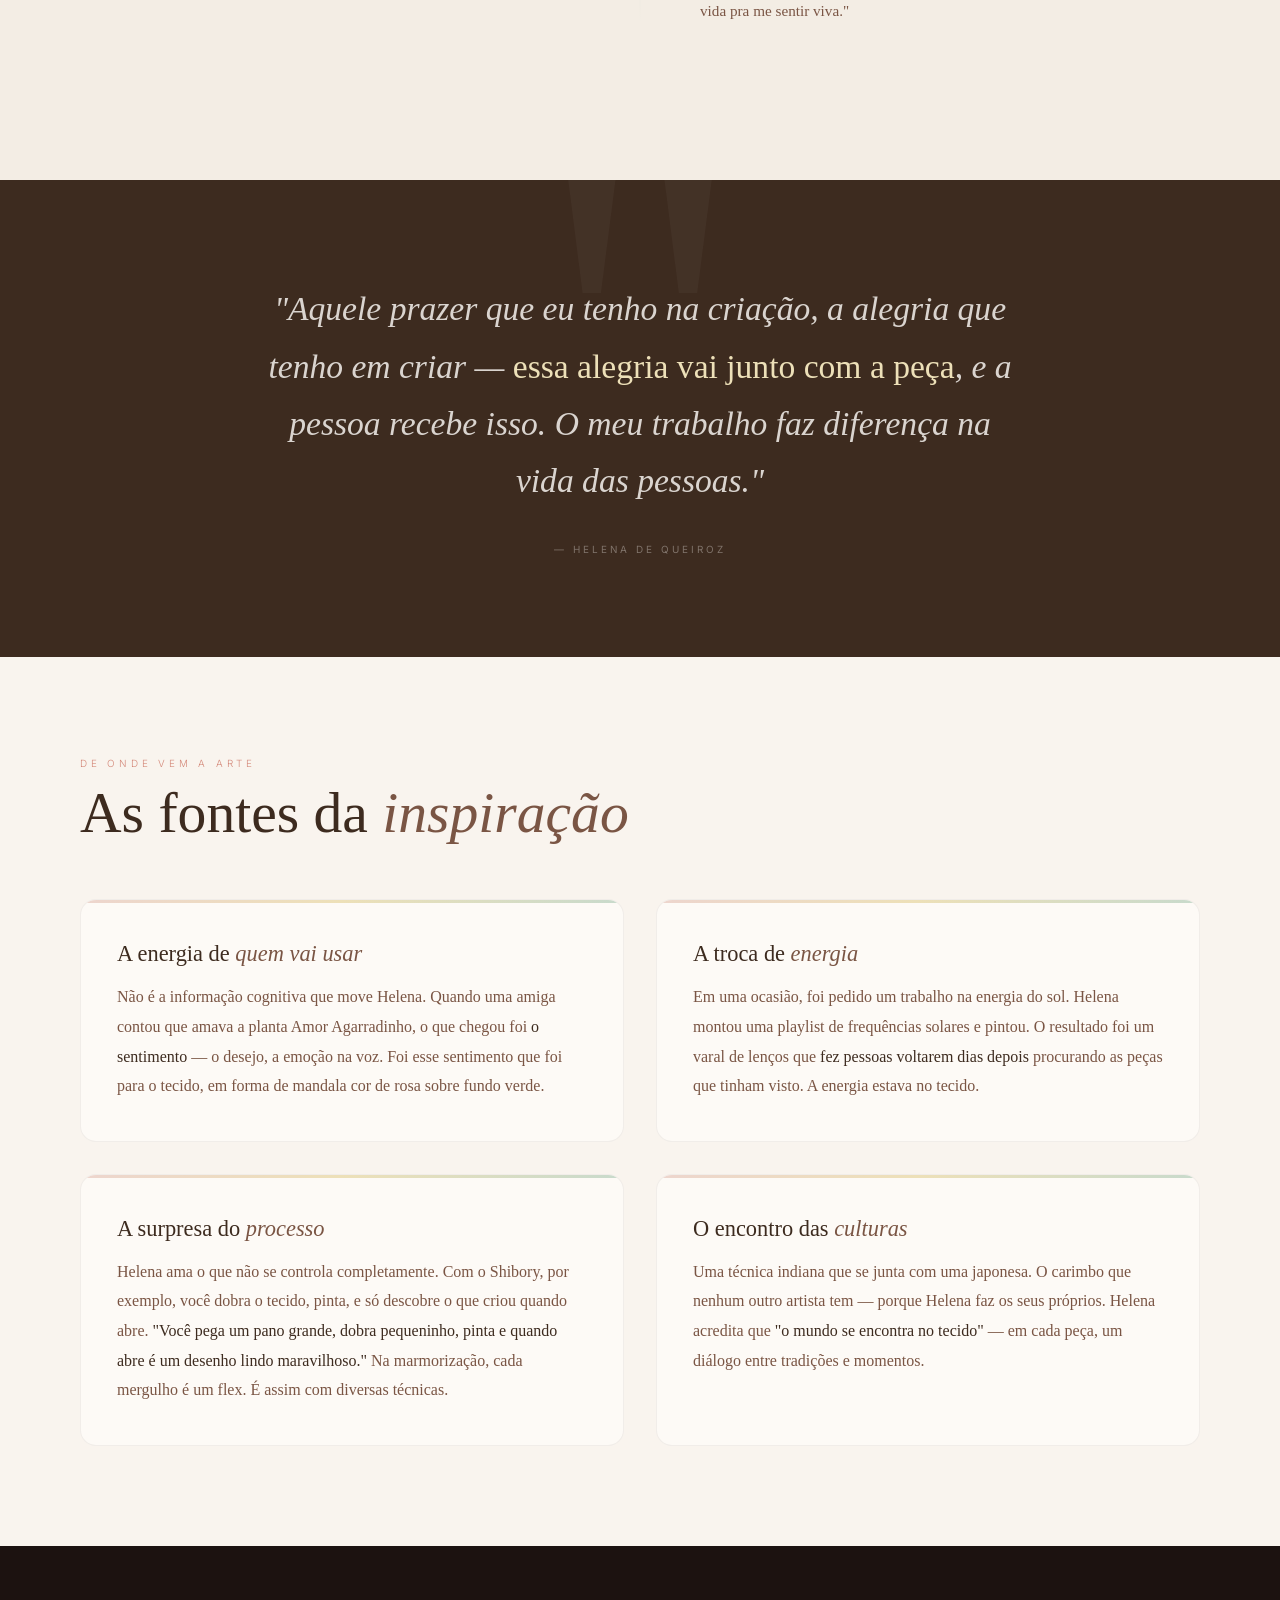
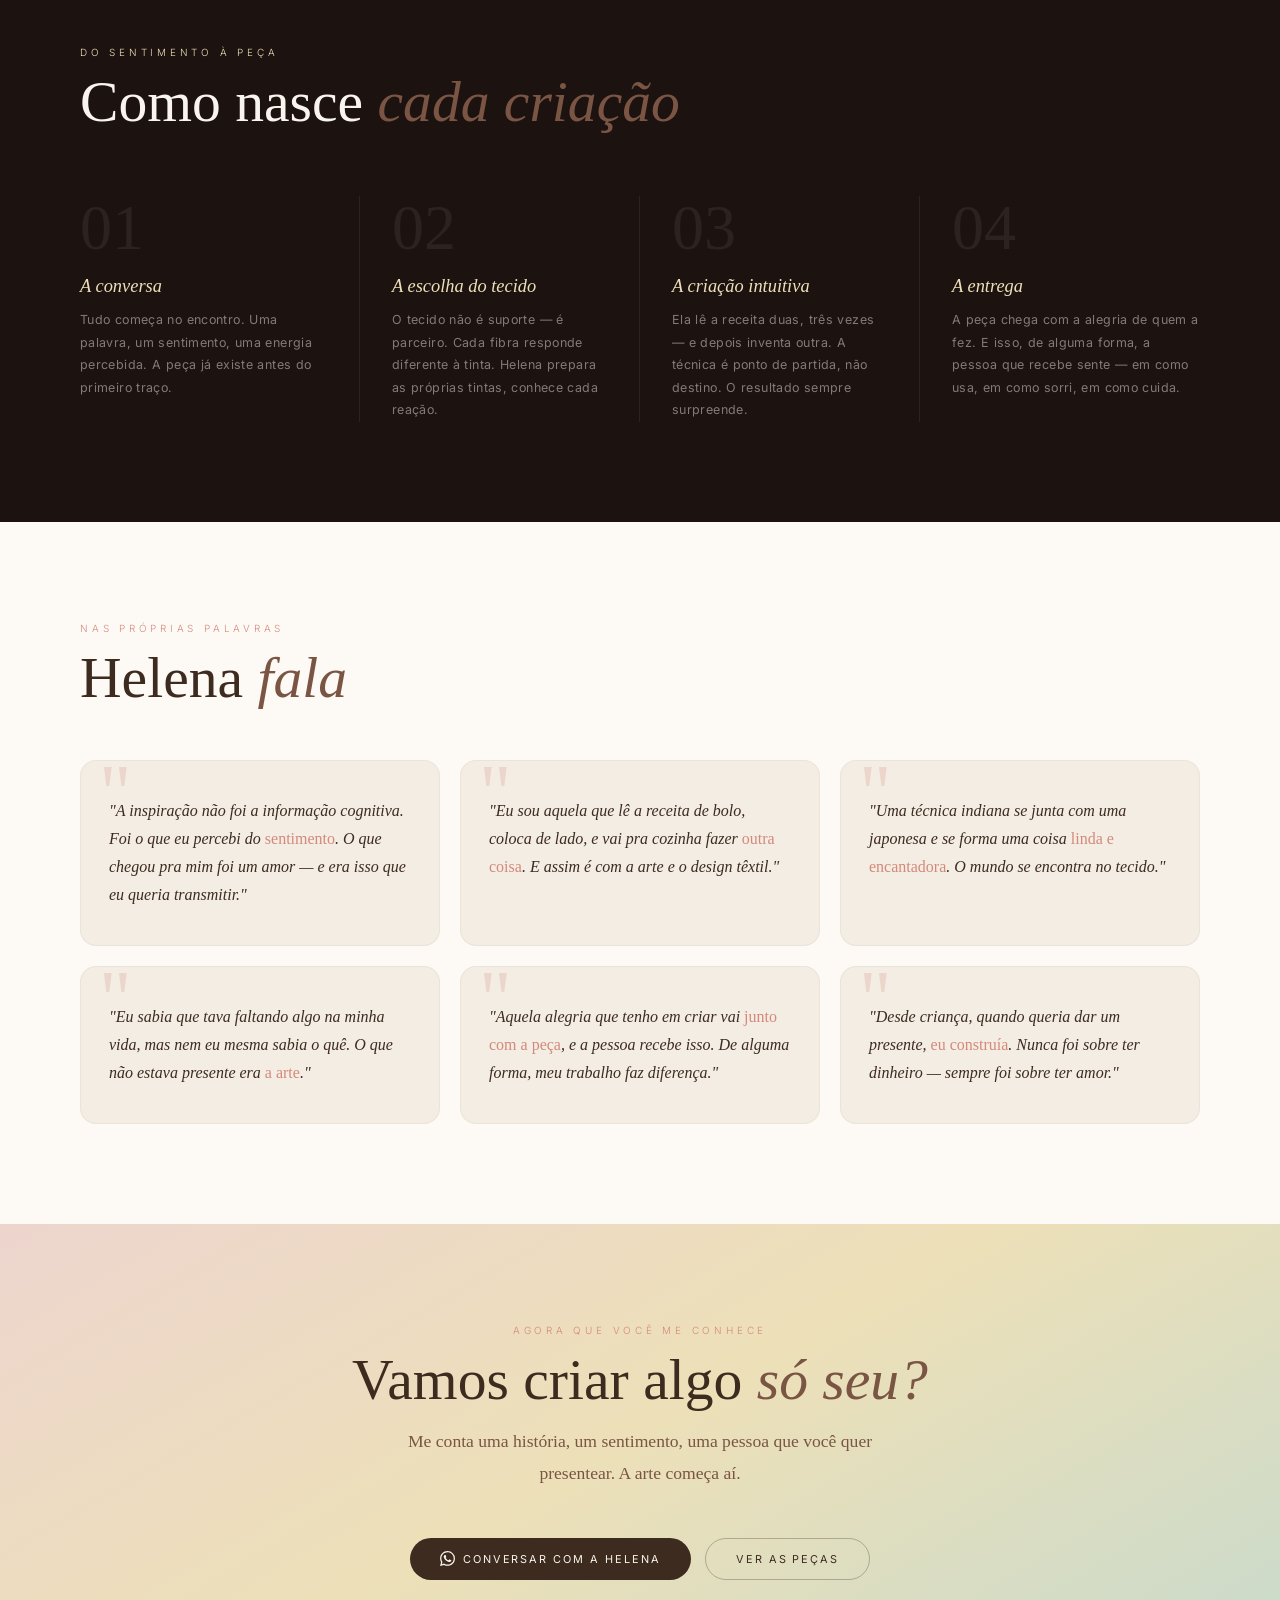
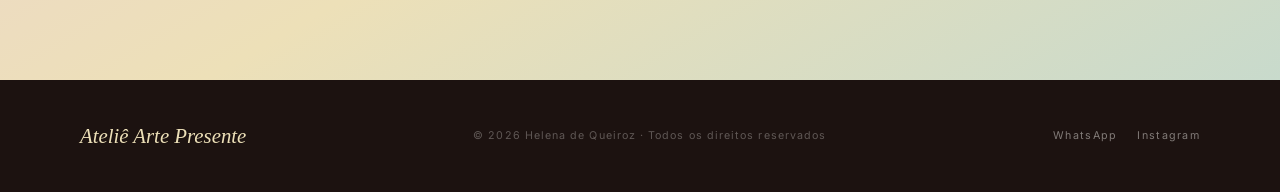
<file: sobre.html>
<!DOCTYPE html>
<html lang="pt-BR">
<head>
  <meta charset="UTF-8">
  <meta name="viewport" content="width=device-width, initial-scale=1.0">
  <title>A História — Ateliê Arte Presente</title>
  <meta name="description" content="A história de Helena de Queiroz: da infância que inventava presentes até o ateliê que nasceu da necessidade de se sentir viva.">
  <link rel="preconnect" href="https://fonts.googleapis.com">
  <link rel="preconnect" href="https://fonts.gstatic.com" crossorigin>
  <link rel="stylesheet" href="css/style.css">
  <style>

    /* ══ HERO DA PÁGINA SOBRE ══ */
    .sobre-hero {
      min-height: 70vh;
      position: relative;
      display: flex;
      align-items: flex-end;
      overflow: hidden;
      padding: 0 80px 80px;
    }
    .sobre-hero-bg {
      position: absolute; inset: 0; z-index: 0;
      background:
        radial-gradient(ellipse 70% 60% at 0% 0%,   #E8A89C 0%, transparent 55%),
        radial-gradient(ellipse 50% 60% at 100% 30%, #C9A84C44 0%, transparent 50%),
        radial-gradient(ellipse 60% 50% at 60% 100%, #8EAD8655 0%, transparent 55%),
        radial-gradient(ellipse 90% 90% at 50% 50%,  #F0DFA8 0%, #EDD5CE 45%, #C8DACC 100%);
    }
    .sobre-hero-noise {
      position: absolute; inset: 0; z-index: 1; opacity: .04;
      background-image: url("data:image/svg+xml,%3Csvg xmlns='http://www.w3.org/2000/svg' width='500' height='500'%3E%3Cfilter id='n'%3E%3CfeTurbulence type='fractalNoise' baseFrequency='.7' numOctaves='4' stitchTiles='stitch'/%3E%3CfeColorMatrix type='saturate' values='0'/%3E%3C/filter%3E%3Crect width='500' height='500' filter='url(%23n)'/%3E%3C/svg%3E");
      pointer-events: none;
    }
    .sobre-hero-letter {
      position: absolute; z-index: 1;
      font-family: var(--f-serif);
      font-size: clamp(20rem, 40vw, 52rem);
      line-height: 1; font-weight: 300; font-style: italic;
      color: rgba(61,43,31,.05);
      right: -2vw; bottom: -4vw;
      user-select: none; pointer-events: none;
    }
    .sobre-hero-content {
      position: relative; z-index: 2;
    }
    .sobre-hero-eyebrow {
      font-size: .62rem; letter-spacing: .44em; text-transform: uppercase;
      color: var(--terra-mid); font-weight: 300; margin-bottom: 20px;
      display: flex; align-items: center; gap: 12px;
      opacity: 0; animation: fadeUp .7s .2s var(--ease-out) forwards;
    }
    .sobre-hero-eyebrow::before {
      content: ''; width: 24px; height: 1px; background: var(--rosa); flex-shrink: 0;
    }
    .sobre-hero-title {
      font-family: var(--f-serif);
      font-size: clamp(4rem, 8vw, 7.5rem);
      line-height: .88; font-weight: 300; color: var(--terra);
      letter-spacing: -.02em;
      opacity: 0; animation: fadeUp .9s .35s var(--ease-out) forwards;
    }
    .sobre-hero-title em {
      display: block; font-style: italic;
      color: var(--terra-mid); font-size: .72em; margin-top: 6px;
    }
    .sobre-hero-sub {
      font-family: var(--f-serif);
      font-size: clamp(1rem, 1.8vw, 1.25rem);
      font-style: italic; font-weight: 300; color: var(--terra-mid);
      max-width: 480px; margin-top: 24px; line-height: 1.7;
      opacity: 0; animation: fadeUp .7s .55s var(--ease-out) forwards;
    }

    /* ══ INTRO ══ */
    .intro-section {
      background: var(--white);
      padding: 100px 80px;
      max-width: 100%;
    }
    .intro-inner {
      max-width: 760px;
      margin: 0 auto;
    }
    .intro-lead {
      font-family: var(--f-serif);
      font-size: clamp(1.4rem, 2.5vw, 2rem);
      font-style: italic; font-weight: 300;
      color: var(--terra); line-height: 1.55;
      margin-bottom: 40px;
    }
    .intro-inner p {
      font-family: var(--f-serif);
      font-size: 1.1rem; line-height: 1.9;
      color: var(--terra-mid); font-weight: 300;
      margin-bottom: 22px;
    }
    .intro-inner p strong { color: var(--terra); font-weight: 400; }
    .intro-inner p em { font-style: italic; color: var(--terra); }

    /* ══ TIMELINE ══ */
    .timeline-section {
      background: var(--ivory);
      padding: 100px 80px;
    }
    .timeline-header { text-align: center; margin-bottom: 80px; }
    .timeline-wrap {
      max-width: 760px; margin: 0 auto;
      position: relative;
    }
    .timeline-wrap::before {
      content: '';
      position: absolute; left: 50%; top: 0; bottom: 0;
      width: 1px;
      background: linear-gradient(to bottom,
        transparent,
        var(--rosa-pale) 15%,
        var(--mel-pale) 50%,
        var(--sage-pale) 85%,
        transparent);
      transform: translateX(-50%);
    }
    .tl-item {
      display: grid;
      grid-template-columns: 1fr 48px 1fr;
      gap: 0;
      margin-bottom: 56px;
      align-items: start;
    }
    .tl-item:nth-child(odd)  .tl-body { grid-column: 1; text-align: right; padding-right: 36px; }
    .tl-item:nth-child(odd)  .tl-pin  { grid-column: 2; }
    .tl-item:nth-child(odd)  .tl-void { grid-column: 3; }
    .tl-item:nth-child(even) .tl-void { grid-column: 1; }
    .tl-item:nth-child(even) .tl-pin  { grid-column: 2; }
    .tl-item:nth-child(even) .tl-body { grid-column: 3; text-align: left; padding-left: 36px; }
    .tl-pin {
      display: flex; justify-content: center; padding-top: 6px;
    }
    .tl-pin-dot {
      width: 14px; height: 14px; border-radius: 50%;
      background: var(--white); border: 2.5px solid var(--rosa);
      transition: transform .3s;
    }
    .tl-item:nth-child(2) .tl-pin-dot { border-color: var(--mel); }
    .tl-item:nth-child(3) .tl-pin-dot { border-color: var(--sage); }
    .tl-item:nth-child(4) .tl-pin-dot { border-color: var(--rosa); }
    .tl-item:nth-child(5) .tl-pin-dot { border-color: var(--mel); }
    .tl-item:nth-child(6) .tl-pin-dot { border-color: var(--sage); }
    .tl-age {
      font-family: var(--f-serif);
      font-size: 3rem; font-weight: 300;
      color: rgba(61,43,31,.1); line-height: 1;
      margin-bottom: 4px;
    }
    .tl-title {
      font-family: var(--f-serif);
      font-size: 1.2rem; font-weight: 400; color: var(--terra);
      margin-bottom: 10px;
    }
    .tl-text {
      font-family: var(--f-serif);
      font-size: .95rem; font-weight: 300;
      color: var(--terra-mid); line-height: 1.8;
    }

    /* ══ GRANDE FRASE ══ */
    .frase-section {
      background: var(--terra);
      padding: 100px 80px;
      text-align: center;
      position: relative; overflow: hidden;
    }
    .frase-section::before {
      content: '"';
      font-family: var(--f-serif);
      font-size: 40vw; line-height: .7;
      font-weight: 300; color: rgba(253,250,246,.03);
      position: absolute; top: -5%; left: 50%;
      transform: translateX(-50%);
      pointer-events: none;
    }
    .frase-section blockquote {
      font-family: var(--f-serif);
      font-size: clamp(1.3rem, 2.8vw, 2.1rem);
      font-style: italic; font-weight: 300;
      color: rgba(253,250,246,.82);
      line-height: 1.7; max-width: 760px; margin: 0 auto 28px;
      position: relative; z-index: 1;
    }
    .frase-section blockquote strong { color: var(--mel-pale); font-style: normal; font-weight: 400; }
    .frase-section cite {
      font-family: var(--f-sans);
      font-size: .62rem; letter-spacing: .3em; text-transform: uppercase;
      color: rgba(253,250,246,.35); font-style: normal;
      position: relative; z-index: 1;
    }

    /* ══ INSPIRAÇÕES ══ */
    .insp-section {
      background: var(--cream);
      padding: 100px 80px;
    }
    .insp-grid {
      display: grid;
      grid-template-columns: 1fr 1fr;
      gap: 32px; margin-top: 56px;
    }
    .insp-card {
      background: var(--white);
      border-radius: 16px;
      padding: 40px 36px;
      border: 1px solid rgba(61,43,31,.06);
      position: relative; overflow: hidden;
      transition: transform .35s var(--ease-out), box-shadow .35s;
    }
    .insp-card:hover { transform: translateY(-4px); box-shadow: var(--shadow); }
    .insp-card::before {
      content: '';
      position: absolute; top: 0; left: 0; right: 0; height: 3px;
      background: var(--grad);
    }
    .insp-card h3 {
      font-family: var(--f-serif);
      font-size: 1.4rem; font-weight: 400; color: var(--terra);
      margin-bottom: 14px; line-height: 1.25;
    }
    .insp-card h3 em { font-style: italic; color: var(--terra-mid); }
    .insp-card p {
      font-family: var(--f-serif);
      font-size: 1rem; font-weight: 300;
      color: var(--terra-mid); line-height: 1.85;
    }
    .insp-card p strong { color: var(--terra); font-weight: 400; }

    /* ══ PROCESSO ══ */
    .processo-section {
      background: var(--dark);
      padding: 100px 80px;
    }
    .processo-section .s-label { color: var(--mel-pale); }
    .processo-section .s-title { color: var(--cream); }
    .processo-grid {
      display: grid;
      grid-template-columns: repeat(4, 1fr);
      gap: 0; margin-top: 64px;
    }
    .processo-step {
      padding: 0 32px 0 0;
      border-right: 1px solid rgba(253,250,246,.07);
    }
    .processo-step:last-child { border-right: none; padding-right: 0; }
    .processo-step:not(:first-child) { padding-left: 32px; }
    .processo-n {
      font-family: var(--f-serif);
      font-size: 4rem; font-weight: 300;
      color: rgba(253,250,246,.07); line-height: 1; margin-bottom: 16px;
    }
    .processo-titulo {
      font-family: var(--f-serif);
      font-size: 1.15rem; font-style: italic;
      color: var(--mel-pale); margin-bottom: 12px;
    }
    .processo-texto {
      font-size: .78rem; letter-spacing: .03em;
      line-height: 1.8; color: rgba(253,250,246,.45);
    }

    /* ══ CITAÇÕES ══ */
    .citacoes-section {
      background: var(--white);
      padding: 100px 80px;
    }
    .citacoes-grid {
      display: grid;
      grid-template-columns: repeat(3, 1fr);
      gap: 20px; margin-top: 52px;
    }
    .citacao {
      background: var(--ivory);
      border-radius: 16px; padding: 36px 28px;
      position: relative;
      border: 1px solid rgba(61,43,31,.05);
    }
    .citacao::before {
      content: '"';
      font-family: var(--f-serif);
      font-size: 5rem; font-weight: 300;
      color: var(--rosa); opacity: .22;
      position: absolute; top: -8px; left: 18px;
      line-height: 1; pointer-events: none;
    }
    .citacao p {
      font-family: var(--f-serif);
      font-size: 1rem; font-style: italic;
      font-weight: 300; color: var(--terra);
      line-height: 1.75; position: relative; z-index: 1;
    }
    .citacao p strong { font-style: normal; font-weight: 400; color: var(--rosa); }

    /* ══ CTA FINAL ══ */
    .cta-section {
      background: var(--grad);
      padding: 100px 80px; text-align: center;
    }
    .cta-section .s-lead {
      margin: 16px auto 48px;
      text-align: center;
    }
    .cta-btns {
      display: flex; gap: 14px; justify-content: center; flex-wrap: wrap;
    }

    /* ══ RESPONSIVO ══ */
    @media (max-width: 1024px) {
      .sobre-hero { padding: 0 40px 64px; }
      .intro-section, .timeline-section, .insp-section,
      .processo-section, .citacoes-section, .cta-section { padding: 80px 40px; }
      .processo-grid { grid-template-columns: 1fr 1fr; gap: 40px; }
      .processo-step { border-right: none; padding: 0; }
      .processo-step:not(:first-child) { padding-left: 0; }
    }
    @media (max-width: 768px) {
      .sobre-hero { padding: 0 24px 56px; min-height: 60vh; }
      .intro-section, .timeline-section, .insp-section,
      .processo-section, .citacoes-section, .cta-section,
      .frase-section { padding: 70px 24px; }
      .insp-grid { grid-template-columns: 1fr; }
      .citacoes-grid { grid-template-columns: 1fr; }
      .processo-grid { grid-template-columns: 1fr; }
      .timeline-wrap::before { left: 20px; transform: none; }
      .tl-item { grid-template-columns: 40px 1fr; }
      .tl-item:nth-child(odd) .tl-body,
      .tl-item:nth-child(even) .tl-body {
        grid-column: 2; text-align: left;
        padding-left: 20px; padding-right: 0;
      }
      .tl-item:nth-child(odd) .tl-pin,
      .tl-item:nth-child(even) .tl-pin { grid-column: 1; }
      .tl-item:nth-child(odd) .tl-void,
      .tl-item:nth-child(even) .tl-void { display: none; }
    }
  </style>
</head>
<body>

<!-- NAV -->
<nav id="navbar">
  <a href="index.html" class="nav-logo">Ateliê Arte Presente</a>
  <ul class="nav-links">
    <li><a href="index.html#sobre">Sobre</a></li>
    <li><a href="index.html#produtos">Peças</a></li>
    <li><a href="index.html#blog">Blog</a></li>
    <li><a href="index.html#contato">Contato</a></li>
    <li>
      <a href="https://wa.me/5515997193422?text=Oi+Helena!" class="nav-cta" target="_blank" rel="noopener">
        <svg width="13" height="13" viewBox="0 0 24 24" fill="currentColor"><path d="M17.472 14.382c-.297-.149-1.758-.867-2.03-.967-.273-.099-.471-.148-.67.15-.197.297-.767.966-.94 1.164-.173.199-.347.223-.644.075-.297-.15-1.255-.463-2.39-1.475-.883-.788-1.48-1.761-1.653-2.059-.173-.297-.018-.458.13-.606.134-.133.298-.347.446-.52.149-.174.198-.298.298-.497.099-.198.05-.371-.025-.52-.075-.149-.669-1.612-.916-2.207-.242-.579-.487-.5-.669-.51-.173-.008-.371-.01-.57-.01-.198 0-.52.074-.792.372-.272.297-1.04 1.016-1.04 2.479 0 1.462 1.065 2.875 1.213 3.074.149.198 2.096 3.2 5.077 4.487.709.306 1.262.489 1.694.625.712.227 1.36.195 1.871.118.571-.085 1.758-.719 2.006-1.413.248-.694.248-1.289.173-1.413-.074-.124-.272-.198-.57-.347m-5.421 7.403h-.004a9.87 9.87 0 01-5.031-1.378l-.361-.214-3.741.982.998-3.648-.235-.374a9.86 9.86 0 01-1.51-5.26c.001-5.45 4.436-9.884 9.888-9.884 2.64 0 5.122 1.03 6.988 2.898a9.825 9.825 0 012.893 6.994c-.003 5.45-4.437 9.884-9.885 9.884m8.413-18.297A11.815 11.815 0 0012.05 0C5.495 0 .16 5.335.157 11.892c0 2.096.547 4.142 1.588 5.945L.057 24l6.305-1.654a11.882 11.882 0 005.683 1.448h.005c6.554 0 11.89-5.335 11.893-11.893a11.821 11.821 0 00-3.48-8.413z"/></svg>
        Fale comigo
      </a>
    </li>
  </ul>
  <button class="nav-burger" aria-label="Menu"><span></span><span></span><span></span></button>
</nav>
<div class="nav-mobile">
  <a href="index.html#sobre">Sobre</a>
  <a href="index.html#produtos">Peças</a>
  <a href="index.html#blog">Blog</a>
  <a href="index.html#contato">Contato</a>
  <a href="https://wa.me/5515997193422" target="_blank" style="color:var(--rosa)">WhatsApp</a>
</div>

<!-- ══ HERO ══ -->
<div class="sobre-hero">
  <div class="sobre-hero-bg"></div>
  <div class="sobre-hero-noise"></div>
  <div class="sobre-hero-letter">H</div>
  <div class="sobre-hero-content">
    <p class="sobre-hero-eyebrow">A história por trás de cada peça</p>
    <h1 class="sobre-hero-title">Helena<br><em>de Queiroz</em></h1>
    <p class="sobre-hero-sub">Artista têxtil, autodidata e eterna aprendiz — que descobriu cedo o poder de criar com as mãos.</p>
  </div>
</div>

<!-- ══ INTRO ══ -->
<section class="intro-section">
  <div class="intro-inner">
    <p class="intro-lead reveal">
      Havia uma criança de 9 anos que, na Páscoa, não tinha dinheiro para comprar presente. Então ela construiu um.
    </p>
    <p class="reveal">
      Um coelho de cartolina — não qualquer coelho, mas um em <strong>silhueta de perfil</strong>, com uma abertura nas costas para encher de ovos. Barrigudo, original, feito com as próprias mãos. Essa criança era Helena de Queiroz, e esse coelho foi o começo de tudo.
    </p>
    <p class="reveal">
      Crescendo numa família de <strong>poucos recursos financeiros</strong>, Helena aprendeu desde cedo que o presente mais especial é aquele que não tem preço porque tem valor. Com 12 anos fazia bolos para os aniversários dos colegas. Com 13, a avó ensinou os primeiros pontos de crochê — e Helena nunca mais parou de criar.
    </p>
    <p class="reveal">
      Aos 14 anos, ao participar de sua primeira festa de 15 anos — a da amiga Patrícia —, Helena criou algo que hoje é muito comum, mas que na época praticamente não existia: <strong>uma capa de caderneta em cartonagem revestida com tecido</strong>. Para produzi-la, reunia sacos de retalhos que ganhava da costureira em frente à sua casa e transformava aqueles pedaços de tecido em algo único. Patrícia adorou, porque era um presente que não se encontrava à venda em lugar nenhum.
    <p class="reveal"><em>Essa é a essência do Ateliê Arte Presente: criar o que não existe em lugar nenhum, só para você.</em></p>
  </div>
</section>

<!-- ══ TIMELINE ══ -->
<section class="timeline-section">
  <div class="timeline-header">
    <p class="s-label reveal">Uma vida em criação</p>
    <h2 class="s-title reveal">A <em>jornada</em></h2>
  </div>
  <div class="timeline-wrap">

    <div class="tl-item">
      <div class="tl-body reveal">
        <div class="tl-age">09</div>
        <h3 class="tl-title">O primeiro presente</h3>
        <p class="tl-text">Um coelho de Páscoa em cartolina, recheado de mini ovos. A primeira descoberta: criar com as mãos é uma forma de amar. Nessa mesma época, aprende a pintar tecido com a mãe.</p>
      </div>
      <div class="tl-pin"><div class="tl-pin-dot"></div></div>
      <div class="tl-void"></div>
    </div>

    <div class="tl-item">
      <div class="tl-void"></div>
      <div class="tl-pin"><div class="tl-pin-dot"></div></div>
      <div class="tl-body reveal">
        <div class="tl-age">12</div>
        <h3 class="tl-title">O bolo como presente</h3>
        <p class="tl-text">Aprende a fazer bolo com a avó — a mesma que logo ensinaria crochê. Os bolos de aniversário dos colegas e dos irmãos se tornaram seu presente: talento e amor no lugar de dinheiro.</p>
      </div>
    </div>

    <div class="tl-item">
      <div class="tl-body reveal">
        <div class="tl-age">13</div>
        <h3 class="tl-title">O crochê da avó</h3>
        <p class="tl-text">Os primeiros pontos passados de mãos para mãos. Helena vira "fábrica de presentes" — a mãe pedia toalhinhas para presentear parentes e amigas, e Helena fazia. Sem saber, já era artesã.</p>
        <p class="tl-text">Depois veio Tia Lourdes, minha tia do coração, que aprimorou meus conhecimentos em crochê e me apresentou à minha primeira profissão: cabeleireira, carreira na qual conquistei muito sucesso.</p>
      </div>
      <div class="tl-pin"><div class="tl-pin-dot"></div></div>
      <div class="tl-void"></div>
    </div>

    <div class="tl-item">
      <div class="tl-void"></div>
      <div class="tl-pin"><div class="tl-pin-dot"></div></div>
      <div class="tl-body reveal">
        <div class="tl-age">14</div>
        <h3 class="tl-title">A capa que só Patrícia tinha</h3>
        <p class="tl-text">Para o primeiro 15 anos da amiga, inventa uma capa de caderneta em cartonagem. A amiga amou porque era único — e essa lição ficou para sempre: o feito à mão não tem igual.</p>
      </div>
    </div>

    <div class="tl-item">
      <div class="tl-body reveal">
        <div class="tl-age">Adulta</div>
        <h3 class="tl-title">Os outros caminhos</h3>
        <p class="tl-text">Professora. Faculdade de Direito. A arte foi ficando para trás. Mas havia um vazio. "Eu nem mesma sabia do que era", lembra. A arte fazia falta sem que ela soubesse.</p>
      </div>
      <div class="tl-pin"><div class="tl-pin-dot"></div></div>
      <div class="tl-void"></div>
    </div>

    <div class="tl-item">
      <div class="tl-void"></div>
      <div class="tl-pin"><div class="tl-pin-dot"></div></div>
      <div class="tl-body reveal">
        <div class="tl-age">Hoje</div>
        <h3 class="tl-title">A arte presente</h3>
        <p class="tl-text">O ateliê nasce do entendimento profundo: não era hobby, não era passatempo. Era o que fazia a vida ter sentido. "Eu precisava da arte presente na minha vida pra me sentir viva."</p>
      </div>
    </div>

  </div>
</section>

<!-- ══ GRANDE FRASE ══ -->
<section class="frase-section">
  <blockquote class="reveal">
    "Aquele prazer que eu tenho na criação, a alegria que tenho em criar —
    <strong>essa alegria vai junto com a peça</strong>,
    e a pessoa recebe isso. O meu trabalho faz diferença na vida das pessoas."
  </blockquote>
  <cite>— Helena de Queiroz</cite>
</section>

<!-- ══ INSPIRAÇÕES ══ -->
<section class="insp-section">
  <p class="s-label reveal">De onde vem a arte</p>
  <h2 class="s-title reveal">As fontes da <em>inspiração</em></h2>
  <div class="insp-grid">
    <div class="insp-card reveal">
      <h3>A energia de <em>quem vai usar</em></h3>
      <p>Não é a informação cognitiva que move Helena. Quando uma amiga contou que amava a planta Amor Agarradinho, o que chegou foi <strong>o sentimento</strong> — o desejo, a emoção na voz. Foi esse sentimento que foi para o tecido, em forma de mandala cor de rosa sobre fundo verde.</p>
    </div>
    <div class="insp-card reveal reveal-d1">
      <h3>A troca de <em>energia</em></h3>
      <p>Em uma ocasião, foi pedido um trabalho na energia do sol. Helena montou uma playlist de frequências solares e pintou. O resultado foi um varal de lenços que <strong>fez pessoas voltarem dias depois</strong> procurando as peças que tinham visto. A energia estava no tecido.</p>
    </div>
    <div class="insp-card reveal">
      <h3>A surpresa do <em>processo</em></h3>
      <p>Helena ama o que não se controla completamente. Com o Shibory, por exemplo, você dobra o tecido, pinta, e só descobre o que criou quando abre. <strong>"Você pega um pano grande, dobra pequeninho, pinta e quando abre é um desenho lindo maravilhoso."</strong> Na marmorização, cada mergulho é um flex. É assim com diversas técnicas.</p>
    </div>
    <div class="insp-card reveal reveal-d1">
      <h3>O encontro das <em>culturas</em></h3>
      <p>Uma técnica indiana que se junta com uma japonesa. O carimbo que nenhum outro artista tem — porque Helena faz os seus próprios. Helena acredita que <strong>"o mundo se encontra no tecido"</strong> — em cada peça, um diálogo entre tradições e momentos.</p>
    </div>
  </div>
</section>

<!-- ══ PROCESSO ══ -->
<section class="processo-section">
  <p class="s-label reveal">Do sentimento à peça</p>
  <h2 class="s-title reveal">Como nasce <em>cada criação</em></h2>
  <div class="processo-grid">
    <div class="processo-step reveal">
      <div class="processo-n">01</div>
      <p class="processo-titulo">A conversa</p>
      <p class="processo-texto">Tudo começa no encontro. Uma palavra, um sentimento, uma energia percebida. A peça já existe antes do primeiro traço.</p>
    </div>
    <div class="processo-step reveal reveal-d1">
      <div class="processo-n">02</div>
      <p class="processo-titulo">A escolha do tecido</p>
      <p class="processo-texto">O tecido não é suporte — é parceiro. Cada fibra responde diferente à tinta. Helena prepara as próprias tintas, conhece cada reação.</p>
    </div>
    <div class="processo-step reveal reveal-d2">
      <div class="processo-n">03</div>
      <p class="processo-titulo">A criação intuitiva</p>
      <p class="processo-texto">Ela lê a receita duas, três vezes — e depois inventa outra. A técnica é ponto de partida, não destino. O resultado sempre surpreende.</p>
    </div>
    <div class="processo-step reveal reveal-d3">
      <div class="processo-n">04</div>
      <p class="processo-titulo">A entrega</p>
      <p class="processo-texto">A peça chega com a alegria de quem a fez. E isso, de alguma forma, a pessoa que recebe sente — em como usa, em como sorri, em como cuida.</p>
    </div>
  </div>
</section>

<!-- ══ CITAÇÕES ══ -->
<section class="citacoes-section">
  <p class="s-label reveal">Nas próprias palavras</p>
  <h2 class="s-title reveal">Helena <em>fala</em></h2>
  <div class="citacoes-grid">
    <div class="citacao reveal">
      <p>"A inspiração não foi a informação cognitiva. Foi o que eu percebi do <strong>sentimento</strong>. O que chegou pra mim foi um amor — e era isso que eu queria transmitir."</p>
    </div>
    <div class="citacao reveal reveal-d1">
      <p>"Eu sou aquela que lê a receita de bolo, coloca de lado, e vai pra cozinha fazer <strong>outra coisa</strong>. E assim é com a arte e o design têxtil."</p>
    </div>
    <div class="citacao reveal reveal-d2">
      <p>"Uma técnica indiana se junta com uma japonesa e se forma uma coisa <strong>linda e encantadora</strong>. O mundo se encontra no tecido."</p>
    </div>
    <div class="citacao reveal">
      <p>"Eu sabia que tava faltando algo na minha vida, mas nem eu mesma sabia o quê. O que não estava presente era <strong>a arte</strong>."</p>
    </div>
    <div class="citacao reveal reveal-d1">
      <p>"Aquela alegria que tenho em criar vai <strong>junto com a peça</strong>, e a pessoa recebe isso. De alguma forma, meu trabalho faz diferença."</p>
    </div>
    <div class="citacao reveal reveal-d2">
      <p>"Desde criança, quando queria dar um presente, <strong>eu construía</strong>. Nunca foi sobre ter dinheiro — sempre foi sobre ter amor."</p>
    </div>
  </div>
</section>

<!-- ══ CTA ══ -->
<section class="cta-section">
  <p class="s-label reveal">Agora que você me conhece</p>
  <h2 class="s-title reveal">Vamos criar algo <em>só seu?</em></h2>
  <p class="s-lead reveal">Me conta uma história, um sentimento, uma pessoa que você quer presentear. A arte começa aí.</p>
  <div class="cta-btns reveal">
    <a href="https://wa.me/5515997193422?text=Oi+Helena!+Conheci+sua+história+e+quero+pedir+uma+peça+especial+%F0%9F%8C%B8" class="btn btn-dark" target="_blank" rel="noopener">
      <svg width="15" height="15" viewBox="0 0 24 24" fill="currentColor"><path d="M17.472 14.382c-.297-.149-1.758-.867-2.03-.967-.273-.099-.471-.148-.67.15-.197.297-.767.966-.94 1.164-.173.199-.347.223-.644.075-.297-.15-1.255-.463-2.39-1.475-.883-.788-1.48-1.761-1.653-2.059-.173-.297-.018-.458.13-.606.134-.133.298-.347.446-.52.149-.174.198-.298.298-.497.099-.198.05-.371-.025-.52-.075-.149-.669-1.612-.916-2.207-.242-.579-.487-.5-.669-.51-.173-.008-.371-.01-.57-.01-.198 0-.52.074-.792.372-.272.297-1.04 1.016-1.04 2.479 0 1.462 1.065 2.875 1.213 3.074.149.198 2.096 3.2 5.077 4.487.709.306 1.262.489 1.694.625.712.227 1.36.195 1.871.118.571-.085 1.758-.719 2.006-1.413.248-.694.248-1.289.173-1.413-.074-.124-.272-.198-.57-.347m-5.421 7.403h-.004a9.87 9.87 0 01-5.031-1.378l-.361-.214-3.741.982.998-3.648-.235-.374a9.86 9.86 0 01-1.51-5.26c.001-5.45 4.436-9.884 9.888-9.884 2.64 0 5.122 1.03 6.988 2.898a9.825 9.825 0 012.893 6.994c-.003 5.45-4.437 9.884-9.885 9.884m8.413-18.297A11.815 11.815 0 0012.05 0C5.495 0 .16 5.335.157 11.892c0 2.096.547 4.142 1.588 5.945L.057 24l6.305-1.654a11.882 11.882 0 005.683 1.448h.005c6.554 0 11.89-5.335 11.893-11.893a11.821 11.821 0 00-3.48-8.413z"/></svg>
      Conversar com a Helena
    </a>
    <a href="index.html#produtos" class="btn btn-outline">Ver as peças</a>
  </div>
</section>

<!-- ══ FOOTER ══ -->
<footer>
  <div class="footer-logo">Ateliê Arte Presente</div>
  <p class="footer-copy">© <span id="ano"></span> Helena de Queiroz · Todos os direitos reservados</p>
  <div class="footer-links">
    <a href="https://wa.me/5515997193422" target="_blank">WhatsApp</a>
    <a href="https://instagram.com/atelieartpresente" target="_blank">Instagram</a>
  </div>
</footer>

<script src="js/main.js"></script>
</body>
</html>
</file>
<file: css/style.css>
@import url('https://fonts.googleapis.com/css2?family=Playfair+Display:ital,wght@0,400;0,500;0,600;1,400;1,500&family=Inter:wght@300;400;500&display=swap');

/* ── TOKENS ── */
:root {
  --rosa:      #D4897A;
  --rosa-pale: #EDD5CE;
  --mel:       #C9A84C;
  --mel-pale:  #EDE0B8;
  --sage:      #8EAD86;
  --sage-pale: #C8DACC;
  --cream:     #F9F4EE;
  --ivory:     #F3EDE4;
  --terra:     #3D2B1F;
  --terra-mid: #7A5544;
  --dark:      #1C1210;
  --white:     #FDFAF6;

  --grad:        linear-gradient(150deg,#EDD5CE 0%,#EDE0B8 48%,#C8DACC 100%);
  --grad-subtle: linear-gradient(150deg,rgba(237,213,206,.35) 0%,rgba(237,224,184,.25) 50%,rgba(200,218,204,.3) 100%);

  --f-serif: 'Cormorant', Georgia, serif;
--f-sans:  'Inter', system-ui, sans-serif;

  --ease: cubic-bezier(.4,0,.2,1);
  --ease-out: cubic-bezier(.22,1,.36,1);
  --shadow: 0 4px 24px rgba(61,43,31,.09);
  --shadow-lg: 0 16px 56px rgba(61,43,31,.16);
  --r: 14px;
}

*,*::before,*::after{box-sizing:border-box;margin:0;padding:0}
html{scroll-behavior:smooth;font-size:16px;-webkit-font-smoothing:antialiased}
body{font-family:var(--f-sans);background:var(--cream);color:var(--terra);overflow-x:hidden}
img{display:block;max-width:100%}
a{color:inherit;text-decoration:none}

::-webkit-scrollbar{width:5px}
::-webkit-scrollbar-track{background:var(--cream)}
::-webkit-scrollbar-thumb{background:var(--rosa);border-radius:3px}

/* ════ NAV ════ */
nav{
  position:fixed;top:0;left:0;right:0;z-index:900;
  padding:0 56px;height:68px;
  display:flex;align-items:center;justify-content:space-between;
  transition:background .4s var(--ease),box-shadow .4s var(--ease);
}
nav.scrolled{
  background:rgba(249,244,238,.92);
  backdrop-filter:blur(18px);-webkit-backdrop-filter:blur(18px);
  box-shadow:0 1px 0 rgba(61,43,31,.07);
}
.nav-logo{
  font-family:var(--f-serif);font-size:.9rem;letter-spacing:.22em;
  text-transform:uppercase;color:var(--terra);font-weight:400;transition:color .3s;
}
.nav-logo:hover{color:var(--rosa)}
.nav-links{display:flex;align-items:center;gap:36px;list-style:none}
.nav-links a{
  font-size:.7rem;letter-spacing:.18em;text-transform:uppercase;
  font-weight:300;color:var(--terra-mid);transition:color .25s;
  position:relative;padding-bottom:3px;
}
.nav-links a::after{
  content:'';position:absolute;bottom:0;left:0;right:0;
  height:1px;background:var(--rosa);
  transform:scaleX(0);transform-origin:left;transition:transform .3s var(--ease-out);
}
.nav-links a:hover{color:var(--terra)}
.nav-links a:hover::after{transform:scaleX(1)}
.nav-cta{
  background:var(--terra)!important;color:var(--cream)!important;
  padding:9px 22px!important;border-radius:50px;
  transition:background .3s,transform .3s!important;letter-spacing:.13em!important;
}
.nav-cta::after{display:none!important}
.nav-cta:hover{background:var(--rosa)!important;transform:translateY(-1px)}
.nav-burger{display:none;flex-direction:column;gap:5px;cursor:pointer;padding:4px;background:none;border:none}
.nav-burger span{width:24px;height:1.5px;background:var(--terra);display:block;transition:all .3s}
.nav-mobile{
  display:none;position:fixed;inset:0;z-index:800;
  background:var(--cream);flex-direction:column;
  align-items:center;justify-content:center;gap:32px;
}
.nav-mobile.open{display:flex}
.nav-mobile a{font-family:var(--f-serif);font-size:2.2rem;font-style:italic;color:var(--terra)}

/* ════ HERO ════ */
.hero{min-height:100svh;display:grid;grid-template-columns:1fr 1fr;position:relative;overflow:hidden}
.hero-left{
  background:var(--grad);
  display:flex;flex-direction:column;justify-content:flex-end;
  padding:140px 64px 80px;position:relative;z-index:1;
}
.hero-left::after{
  content:'';position:absolute;inset:0;
  background:url("data:image/svg+xml,%3Csvg xmlns='http://www.w3.org/2000/svg' width='300' height='300'%3E%3Cfilter id='n'%3E%3CfeTurbulence type='fractalNoise' baseFrequency='.85' numOctaves='4' stitchTiles='stitch'/%3E%3CfeColorMatrix type='saturate' values='0'/%3E%3C/filter%3E%3Crect width='300' height='300' filter='url(%23n)' opacity='.045'/%3E%3C/svg%3E");
  pointer-events:none;
}
.hero-label{
  font-size:.63rem;letter-spacing:.38em;text-transform:uppercase;
  color:var(--terra-mid);font-weight:300;margin-bottom:28px;
  opacity:0;animation:fadeUp .7s .2s var(--ease-out) forwards;
}
.hero-name{
  font-family:var(--f-serif);font-size:clamp(4.5rem,8vw,7.5rem);
  line-height:.92;font-weight:300;color:var(--terra);
  opacity:0;animation:fadeUp .8s .35s var(--ease-out) forwards;
}
.hero-name em{display:block;font-style:italic;font-weight:300;color:var(--terra-mid)}
.hero-divider{
  width:40px;height:1px;background:var(--rosa);margin:32px 0;
  opacity:0;animation:fadeUp .7s .5s var(--ease-out) forwards;
}
.hero-tagline{
  font-family:var(--f-serif);font-size:1.2rem;line-height:1.75;
  font-weight:300;color:var(--terra-mid);max-width:380px;
  opacity:0;animation:fadeUp .7s .65s var(--ease-out) forwards;
}
.hero-ctas{
  display:flex;gap:14px;margin-top:44px;flex-wrap:wrap;
  opacity:0;animation:fadeUp .7s .8s var(--ease-out) forwards;
}
.hero-right{
  background:var(--dark);display:flex;flex-direction:column;
  justify-content:space-between;padding:140px 64px 80px;
  position:relative;overflow:hidden;
}
.hero-bg-word{
  font-family:var(--f-serif);line-height:1;font-weight:300;font-style:italic;
  color:rgba(253,250,246,.05);position:absolute;user-select:none;pointer-events:none;
}
.hw1{font-size:clamp(7rem,13vw,13rem);top:60px;right:-30px}
.hw2{font-size:clamp(3rem,5vw,5.5rem);top:46%;right:40px}
.hw3{font-size:clamp(5rem,8vw,8rem);bottom:80px;left:-15px}
.hero-right-top{
  opacity:0;animation:fadeIn .9s .4s forwards;
  position:relative;z-index:1;
}
.hero-right-top p{
  font-size:.65rem;letter-spacing:.3em;text-transform:uppercase;
  color:rgba(253,250,246,.35);font-weight:300;margin-bottom:20px;
}
.hero-right-top blockquote{
  font-family:var(--f-serif);font-size:1.4rem;line-height:1.65;
  font-style:italic;font-weight:300;color:rgba(253,250,246,.75);
  max-width:320px;border-left:1.5px solid var(--rosa);padding-left:22px;
}
.hero-right-bottom{
  display:flex;align-items:flex-end;justify-content:space-between;
  opacity:0;animation:fadeIn .9s .7s forwards;position:relative;z-index:1;
}
.hero-badge{
  display:flex;flex-direction:column;gap:2px;
  padding:18px 22px;border:1px solid rgba(253,250,246,.1);border-radius:12px;
}
.hero-badge .num{font-family:var(--f-serif);font-size:2.2rem;color:var(--cream);font-weight:300;line-height:1}
.hero-badge .lbl{font-size:.6rem;letter-spacing:.2em;text-transform:uppercase;color:rgba(253,250,246,.4)}
.hero-scroll-hint{
  display:flex;flex-direction:column;align-items:center;gap:8px;
}
.hero-scroll-hint span{
  font-size:.58rem;letter-spacing:.25em;text-transform:uppercase;
  color:rgba(253,250,246,.3);writing-mode:vertical-lr;
}
.scroll-bar{
  width:1px;height:60px;
  background:linear-gradient(to bottom,rgba(212,137,122,.6),transparent);
  animation:scrollAnim 2.2s ease-in-out infinite;
}
@keyframes scrollAnim{0%,100%{transform:scaleY(1);opacity:.5}50%{transform:scaleY(1.4);opacity:1}}

/* ════ BOTÕES ════ */
.btn{
  display:inline-flex;align-items:center;gap:8px;
  padding:13px 30px;border-radius:50px;
  font-family:var(--f-sans);font-size:.68rem;
  letter-spacing:.18em;text-transform:uppercase;
  font-weight:400;transition:all .3s var(--ease-out);
  border:none;cursor:pointer;
}
.btn-dark{background:var(--terra);color:var(--cream)}
.btn-dark:hover{background:var(--rosa);transform:translateY(-2px);box-shadow:var(--shadow-lg)}
.btn-outline{background:transparent;color:var(--terra);border:1.5px solid rgba(61,43,31,.3)}
.btn-outline:hover{border-color:var(--terra);background:rgba(61,43,31,.04);transform:translateY(-2px)}
.btn-outline-light{background:transparent;color:var(--cream);border:1.5px solid rgba(253,250,246,.25)}
.btn-outline-light:hover{border-color:rgba(253,250,246,.6);background:rgba(253,250,246,.05)}
.btn-rosa{background:var(--rosa);color:var(--white)}
.btn-rosa:hover{filter:brightness(1.08);transform:translateY(-2px)}
.btn-wpp{background:#25D366;color:#fff}
.btn-wpp:hover{filter:brightness(1.08);transform:translateY(-2px)}

/* ════ SEÇÕES ════ */
section{padding:100px 80px}
.s-label{font-size:.62rem;letter-spacing:.38em;text-transform:uppercase;color:var(--rosa);font-weight:300;margin-bottom:14px}
.s-title{font-family:var(--f-serif);font-size:clamp(2.4rem,4.5vw,3.8rem);font-weight:300;line-height:1.05;color:var(--terra)}
.s-title em{font-style:italic;color:var(--terra-mid)}
.s-lead{font-family:var(--f-serif);font-size:1.1rem;line-height:1.8;color:var(--terra-mid);font-weight:300;max-width:520px;margin-top:16px}

/* ════ SOBRE PREVIEW ════ */
.sobre-section{background:var(--white);display:grid;grid-template-columns:5fr 7fr;padding:0;align-items:stretch}
.sobre-visual{position:relative;overflow:hidden;min-height:580px;background:var(--grad)}
.sobre-visual img{width:100%;height:100%;object-fit:cover;transition:transform .7s var(--ease-out)}
.sobre-visual:hover img{transform:scale(1.04)}
.sobre-visual-placeholder{width:100%;height:100%;display:flex;align-items:center;justify-content:center;font-family:var(--f-serif);font-size:12rem;color:rgba(61,43,31,.07);font-style:italic}
.sobre-stat{position:absolute;bottom:32px;left:32px;background:var(--dark);color:var(--cream);padding:20px 26px;border-radius:12px}
.sobre-stat .n{font-family:var(--f-serif);font-size:2.6rem;font-weight:300;line-height:1}
.sobre-stat .l{font-size:.6rem;letter-spacing:.18em;text-transform:uppercase;opacity:.55;margin-top:3px}
.sobre-text{padding:80px 72px;display:flex;flex-direction:column;justify-content:center}
.sobre-text p{font-family:var(--f-serif);font-size:1.1rem;line-height:1.9;color:var(--terra-mid);font-weight:300;margin-bottom:22px}
.sobre-text p strong{color:var(--terra);font-weight:400}
.sobre-pull{font-family:var(--f-serif);font-size:1.4rem;font-style:italic;color:var(--terra);border-left:2px solid var(--rosa);padding-left:22px;margin:28px 0;line-height:1.6}

/* ════ MANIFESTO ════ */
.manifesto{background:var(--terra);color:var(--cream);padding:120px 80px;text-align:center;position:relative;overflow:hidden}
.manifesto::before{content:'Arte';font-family:var(--f-serif);font-size:28vw;font-style:italic;font-weight:300;color:rgba(253,250,246,.03);position:absolute;top:50%;left:50%;transform:translate(-50%,-50%);white-space:nowrap;pointer-events:none;line-height:1}
.manifesto .s-label{color:var(--mel-pale)}
.manifesto .s-title{color:var(--cream)}
.manifesto blockquote{font-family:var(--f-serif);font-size:clamp(1.3rem,2.8vw,2rem);font-style:italic;font-weight:300;line-height:1.75;max-width:720px;margin:40px auto 60px;color:rgba(253,250,246,.8);position:relative;z-index:1}
.manifesto blockquote strong{color:var(--mel-pale);font-style:normal;font-weight:400}
.valores{display:grid;grid-template-columns:repeat(3,1fr);gap:2px;max-width:900px;margin:0 auto;position:relative;z-index:1}
.valor{padding:40px 32px;border:1px solid rgba(253,250,246,.06);border-radius:16px}
.valor-icon{font-size:1.8rem;margin-bottom:16px}
.valor h3{font-family:var(--f-serif);font-size:1.3rem;font-style:italic;color:var(--mel-pale);margin-bottom:10px}
.valor p{font-size:.78rem;line-height:1.8;color:rgba(253,250,246,.5);letter-spacing:.03em}

/* ════ PRODUTOS ════ */
.produtos{background:var(--ivory)}
.produtos-header{display:flex;justify-content:space-between;align-items:flex-end;margin-bottom:48px;flex-wrap:wrap;gap:24px}
.filtros{display:flex;gap:8px;flex-wrap:wrap}
.filtro{font-size:.65rem;letter-spacing:.15em;text-transform:uppercase;padding:9px 20px;border-radius:50px;border:1.5px solid rgba(61,43,31,.18);background:transparent;color:var(--terra-mid);cursor:pointer;transition:all .25s;font-weight:300;font-family:var(--f-sans)}
.filtro:hover{border-color:var(--terra);color:var(--terra)}
.filtro.active{background:var(--terra);color:var(--cream);border-color:var(--terra)}
.grid-produtos{display:grid;grid-template-columns:repeat(auto-fill,minmax(290px,1fr));gap:24px}
.produto-card{background:var(--white);border-radius:var(--r);overflow:hidden;transition:transform .4s var(--ease-out),box-shadow .4s;cursor:pointer;display:block}
.produto-card:hover{transform:translateY(-6px);box-shadow:var(--shadow-lg)}
.produto-img{aspect-ratio:4/3;background:var(--grad-subtle);overflow:hidden;position:relative;display:flex;align-items:center;justify-content:center}
.produto-img img{width:100%;height:100%;object-fit:cover;transition:transform .6s var(--ease-out)}
.produto-card:hover .produto-img img{transform:scale(1.07)}
.produto-img-placeholder{font-size:3rem;opacity:.25}
.produto-tag{position:absolute;top:14px;left:14px;background:rgba(249,244,238,.88);backdrop-filter:blur(10px);padding:4px 12px;border-radius:50px;font-size:.58rem;letter-spacing:.2em;text-transform:uppercase;color:var(--terra)}
.produto-sold{position:absolute;inset:0;background:rgba(28,18,16,.4);display:flex;align-items:center;justify-content:center;font-family:var(--f-serif);font-size:1.2rem;font-style:italic;color:var(--cream);letter-spacing:.05em}
.produto-info{padding:22px}
.produto-nome{font-family:var(--f-serif);font-size:1.3rem;color:var(--terra);margin-bottom:6px;font-weight:400}
.produto-desc{font-size:.77rem;color:var(--terra-mid);line-height:1.7;margin-bottom:18px;display:-webkit-box;-webkit-line-clamp:2;-webkit-box-orient:vertical;overflow:hidden}
.produto-foot{display:flex;justify-content:space-between;align-items:center}
.produto-preco{font-family:var(--f-serif);font-size:1.3rem;color:var(--terra)}
.produto-btn{font-size:.6rem;letter-spacing:.15em;text-transform:uppercase;padding:8px 18px;border-radius:50px;background:var(--sage-pale);color:var(--terra);transition:all .25s;border:none;cursor:pointer;font-family:var(--f-sans)}
.produto-btn:hover{background:var(--terra);color:var(--cream)}
.paginacao{display:flex;gap:8px;justify-content:center;margin-top:48px}
.pag-btn{width:38px;height:38px;border-radius:50%;border:1.5px solid rgba(61,43,31,.2);background:transparent;color:var(--terra);font-size:.8rem;cursor:pointer;transition:all .25s;display:flex;align-items:center;justify-content:center;font-family:var(--f-sans)}
.pag-btn.active,.pag-btn:hover{background:var(--terra);color:var(--cream);border-color:var(--terra)}

/* ════ MODAL ════ */
.modal-overlay{position:fixed;inset:0;z-index:2000;background:rgba(28,18,16,.75);backdrop-filter:blur(10px);-webkit-backdrop-filter:blur(10px);display:flex;align-items:center;justify-content:center;padding:20px;opacity:0;pointer-events:none;transition:opacity .35s}
.modal-overlay.open{opacity:1;pointer-events:all}
.modal-box{background:var(--white);border-radius:22px;max-width:900px;width:100%;height:88vh;max-height:680px;overflow:hidden;display:grid;grid-template-columns:1fr 1fr;transform:scale(.94) translateY(20px);transition:transform .4s var(--ease-out)}
.modal-overlay.open .modal-box{transform:scale(1) translateY(0)}
.modal-gallery{background:var(--ivory);display:flex;flex-direction:column;overflow:hidden}
.modal-main-img{flex:1;min-height:0;overflow:hidden;display:flex;align-items:center;justify-content:center;background:var(--grad-subtle)}
.modal-main-img img{width:100%;height:100%;object-fit:cover}
.modal-main-img .no-img{font-size:5rem;opacity:.15}
.modal-thumbs{flex-shrink:0;display:flex;gap:6px;padding:10px;overflow-x:auto;background:var(--white)}
.modal-thumb{width:54px;height:54px;flex-shrink:0;border-radius:8px;overflow:hidden;cursor:pointer;border:2px solid transparent;transition:border-color .2s;background:var(--ivory);display:flex;align-items:center;justify-content:center;font-size:1.2rem}
.modal-thumb.active{border-color:var(--rosa)}
.modal-thumb img{width:100%;height:100%;object-fit:cover}
.modal-info{padding:36px 32px 28px;overflow-y:auto;display:flex;flex-direction:column;position:relative;scrollbar-width:thin;scrollbar-color:var(--rosa-pale) transparent}
.modal-info::-webkit-scrollbar{width:4px}
.modal-info::-webkit-scrollbar-thumb{background:var(--rosa-pale);border-radius:2px}
.modal-close{position:absolute;top:14px;right:14px;width:32px;height:32px;border-radius:50%;border:none;background:rgba(61,43,31,.08);cursor:pointer;font-size:.9rem;color:var(--terra);display:flex;align-items:center;justify-content:center;transition:all .25s;flex-shrink:0;z-index:1}
.modal-close:hover{background:var(--terra);color:var(--cream)}
.modal-cat{font-size:.58rem;letter-spacing:.25em;text-transform:uppercase;color:var(--rosa);margin-bottom:8px;flex-shrink:0}
.modal-nome{font-family:var(--f-serif);font-size:1.7rem;color:var(--terra);margin-bottom:12px;font-weight:400;line-height:1.2;flex-shrink:0}
.modal-desc{font-family:var(--f-serif);font-size:.95rem;color:var(--terra-mid);line-height:1.8;font-weight:300;margin-bottom:20px;flex-shrink:0}
.modal-meta{display:flex;gap:20px;margin-bottom:20px;flex-wrap:wrap;flex-shrink:0}
.modal-meta-item{display:flex;flex-direction:column;gap:3px}
.modal-meta-label{font-size:.56rem;letter-spacing:.2em;text-transform:uppercase;color:var(--terra-mid)}
.modal-meta-val{font-family:var(--f-serif);font-size:.95rem;color:var(--terra)}
.modal-preco{font-family:var(--f-serif);font-size:1.8rem;color:var(--terra);margin-bottom:16px;flex-shrink:0}
.modal-info .btn-wpp{margin-top:auto;flex-shrink:0}

/* ════ TÉCNICAS ════ */
.tecnicas{background:var(--cream)}
.tecnicas-grid{display:grid;grid-template-columns:repeat(3,1fr);gap:16px;margin-top:52px}
.tecnica{background:var(--white);border-radius:var(--r);padding:36px 28px;position:relative;overflow:hidden;border:1px solid rgba(61,43,31,.05);transition:transform .35s var(--ease-out),box-shadow .35s}
.tecnica:hover{transform:translateY(-5px);box-shadow:var(--shadow)}
.tecnica::before{content:'';position:absolute;top:0;left:0;right:0;height:3px;background:var(--grad)}
.tecnica-n{font-family:var(--f-serif);font-size:3.5rem;color:rgba(61,43,31,.06);font-weight:300;line-height:1;margin-bottom:10px}
.tecnica h3{font-family:var(--f-serif);font-size:1.2rem;color:var(--terra);margin-bottom:10px}
.tecnica p{font-size:.78rem;color:var(--terra-mid);line-height:1.75;letter-spacing:.02em}

/* ════ BLOG ════ */
.blog-section{background:var(--white);padding:100px 80px}
.blog-grid{display:grid;grid-template-columns:repeat(auto-fill,minmax(320px,1fr));gap:28px;margin-top:52px}
.post-card{border-radius:var(--r);overflow:hidden;background:var(--ivory);transition:transform .4s var(--ease-out),box-shadow .4s;display:flex;flex-direction:column;cursor:pointer}
.post-card:hover{transform:translateY(-5px);box-shadow:var(--shadow-lg)}
.post-cover{aspect-ratio:16/9;overflow:hidden;background:var(--grad-subtle);display:flex;align-items:center;justify-content:center;font-size:3rem;color:rgba(61,43,31,.2)}
.post-cover img{width:100%;height:100%;object-fit:cover}
.post-body{padding:28px;flex:1;display:flex;flex-direction:column}
.post-cat{font-size:.58rem;letter-spacing:.25em;text-transform:uppercase;color:var(--rosa);margin-bottom:10px}
.post-title{font-family:var(--f-serif);font-size:1.4rem;color:var(--terra);margin-bottom:10px;line-height:1.3;font-weight:400}
.post-excerpt{font-size:.8rem;color:var(--terra-mid);line-height:1.7;flex:1;margin-bottom:20px}
.post-foot{display:flex;justify-content:space-between;align-items:center;border-top:1px solid rgba(61,43,31,.07);padding-top:16px}
.post-date{font-size:.65rem;color:var(--terra-mid);letter-spacing:.05em}
.post-read{font-size:.62rem;letter-spacing:.15em;text-transform:uppercase;color:var(--rosa)}

/* Post único */
#post-single-view{display:none}
.post-single{max-width:760px;margin:0 auto;padding:120px 40px 80px}
.post-single-cover{width:100%;aspect-ratio:16/9;border-radius:16px;overflow:hidden;margin-bottom:48px;background:var(--grad-subtle)}
.post-single-cover img{width:100%;height:100%;object-fit:cover}
.post-single h1{font-family:var(--f-serif);font-size:clamp(2rem,5vw,3.2rem);font-weight:300;color:var(--terra);line-height:1.15;margin-bottom:16px}
.post-single .post-meta{font-size:.68rem;letter-spacing:.18em;color:var(--terra-mid);margin-bottom:48px;text-transform:uppercase}
.post-content{font-family:var(--f-serif);font-size:1.1rem;line-height:1.9;color:var(--terra-mid);font-weight:300}
.post-content p{margin-bottom:22px}
.post-content strong{color:var(--terra);font-weight:400}
.post-content h2{font-size:1.6rem;color:var(--terra);margin:40px 0 16px}
.post-content blockquote{border-left:2px solid var(--rosa);padding-left:20px;font-style:italic;color:var(--terra);margin:28px 0}

/* ════ CONTATO ════ */
.contato{background:var(--grad);padding:100px 80px;text-align:center}
.contato-cards{display:flex;gap:20px;justify-content:center;margin:52px 0 20px;flex-wrap:wrap}
.contato-card{background:rgba(253,250,246,.65);backdrop-filter:blur(20px);border-radius:20px;padding:36px 32px;min-width:220px;transition:all .35s var(--ease-out);border:1px solid rgba(253,250,246,.5);display:flex;flex-direction:column;align-items:center;gap:10px;text-decoration:none;color:var(--terra)}
.contato-card:hover{background:rgba(253,250,246,.88);transform:translateY(-5px);box-shadow:var(--shadow-lg)}
.contato-card-label{font-size:.62rem;letter-spacing:.22em;text-transform:uppercase;color:var(--terra-mid)}
.contato-card-val{font-family:var(--f-serif);font-size:1.1rem;color:var(--terra)}
.contato-note{font-size:.72rem;letter-spacing:.08em;color:var(--terra-mid);margin-top:10px}

/* ════ FOOTER ════ */
footer{background:var(--dark);padding:44px 80px;display:flex;justify-content:space-between;align-items:center;flex-wrap:wrap;gap:16px}
.footer-logo{font-family:var(--f-serif);font-size:1.3rem;font-style:italic;color:var(--mel-pale)}
.footer-copy{font-size:.67rem;letter-spacing:.1em;color:rgba(253,250,246,.3)}
.footer-links{display:flex;gap:20px}
.footer-links a{font-size:.67rem;letter-spacing:.12em;color:rgba(253,250,246,.45);transition:color .25s}
.footer-links a:hover{color:var(--mel-pale)}

/* ════ REVEAL ════ */
.reveal{opacity:0;transform:translateY(32px);transition:opacity .75s var(--ease-out),transform .75s var(--ease-out)}
.reveal.visible{opacity:1;transform:translateY(0)}
.reveal-d1{transition-delay:.12s}
.reveal-d2{transition-delay:.24s}
.reveal-d3{transition-delay:.36s}

@keyframes fadeUp{from{opacity:0;transform:translateY(28px)}to{opacity:1;transform:translateY(0)}}
@keyframes fadeIn{from{opacity:0}to{opacity:1}}

/* ════ RESPONSIVO ════ */
@media(max-width:1024px){
  .hero{grid-template-columns:1fr}
  .hero-right{display:none}
  section{padding:80px 40px}
  .sobre-section{grid-template-columns:1fr}
  .sobre-visual{min-height:340px}
  .sobre-text{padding:52px 40px}
  .tecnicas-grid{grid-template-columns:1fr 1fr}
  .valores{grid-template-columns:1fr}
}
@media(max-width:768px){
  nav{padding:0 24px}
  .nav-links{display:none}
  .nav-burger{display:flex}
  section{padding:70px 24px}
  .hero-left{padding:120px 28px 70px}
  .hero-ctas{flex-direction:column;align-items:flex-start}
  .sobre-text{padding:40px 24px}
  .tecnicas-grid{grid-template-columns:1fr}
  .blog-grid{grid-template-columns:1fr}
  .modal-box{grid-template-columns:1fr;max-height:95vh;overflow-y:auto}
  .modal-gallery{min-height:260px}
  .produtos-header{flex-direction:column;align-items:flex-start}
  footer{flex-direction:column;text-align:center;padding:36px 24px}
  .manifesto,.contato{padding:80px 24px}
  .blog-section{padding:70px 24px}
}
</file>
